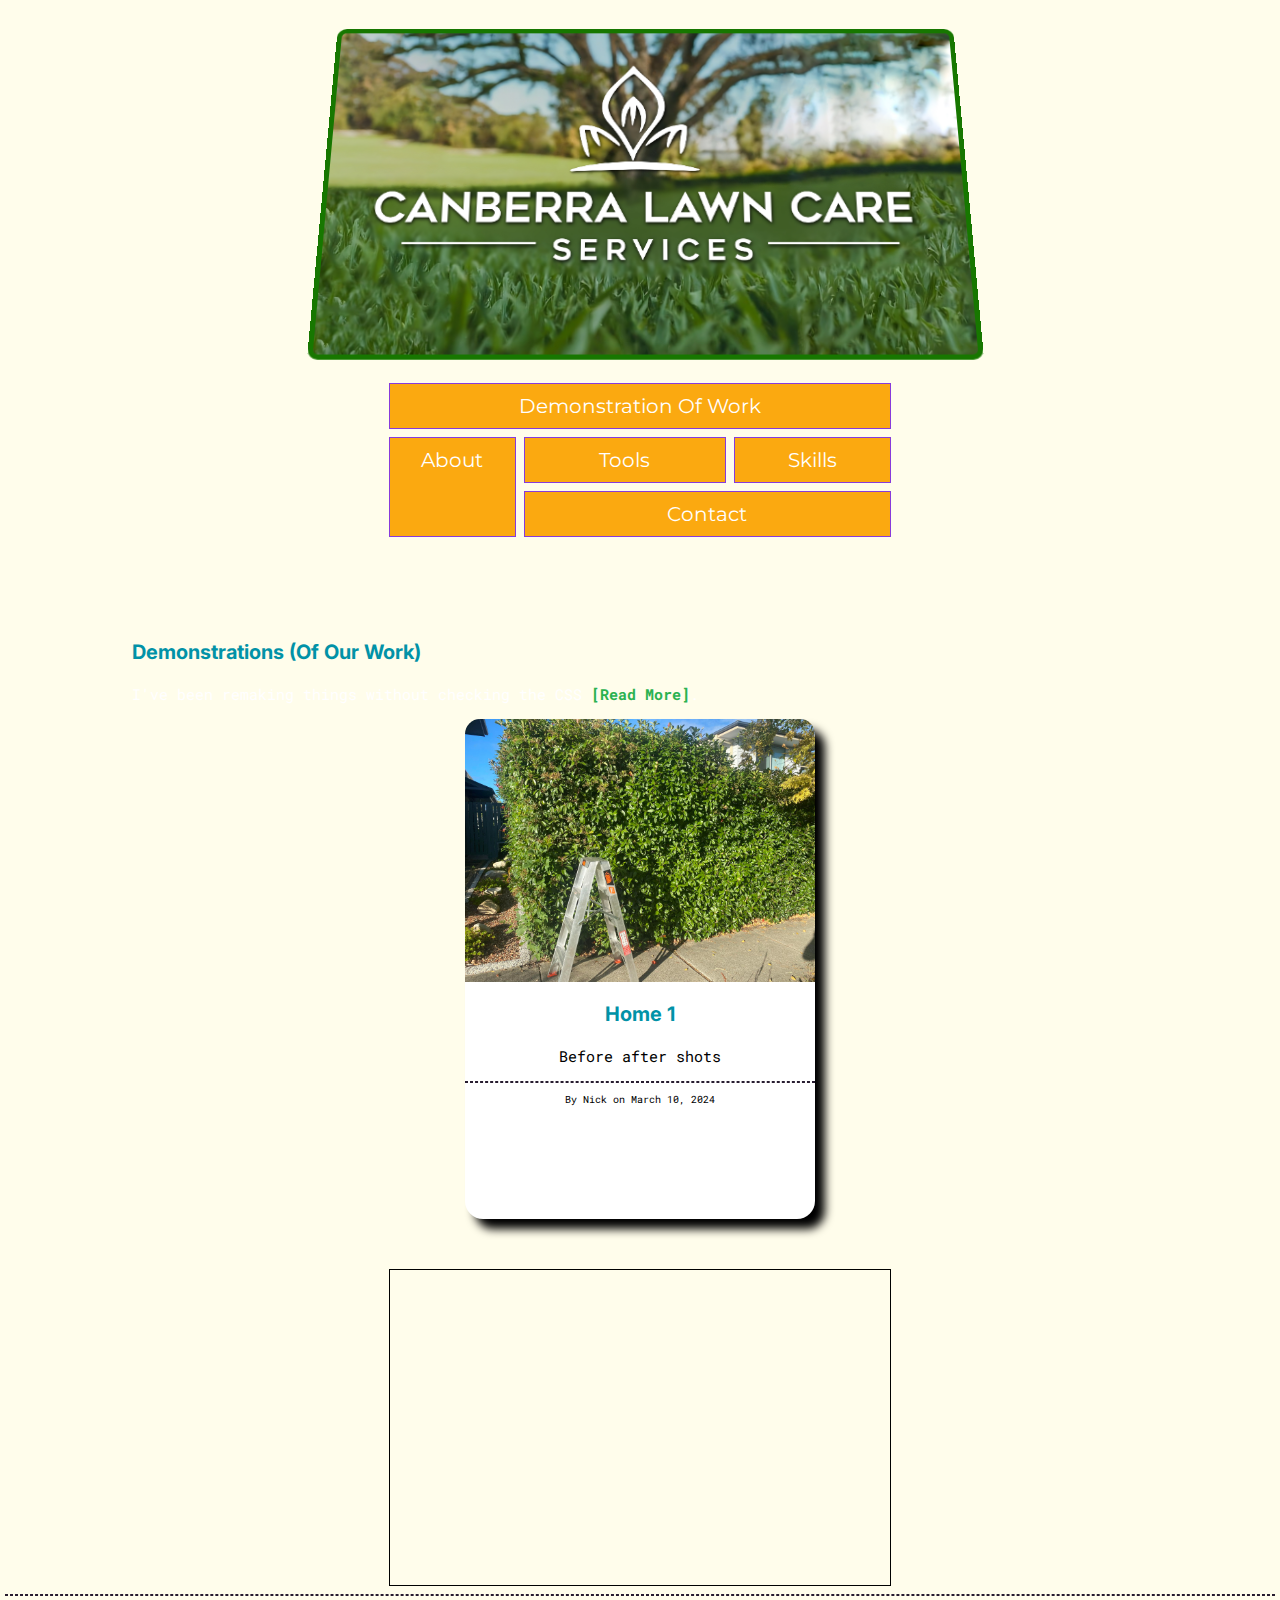
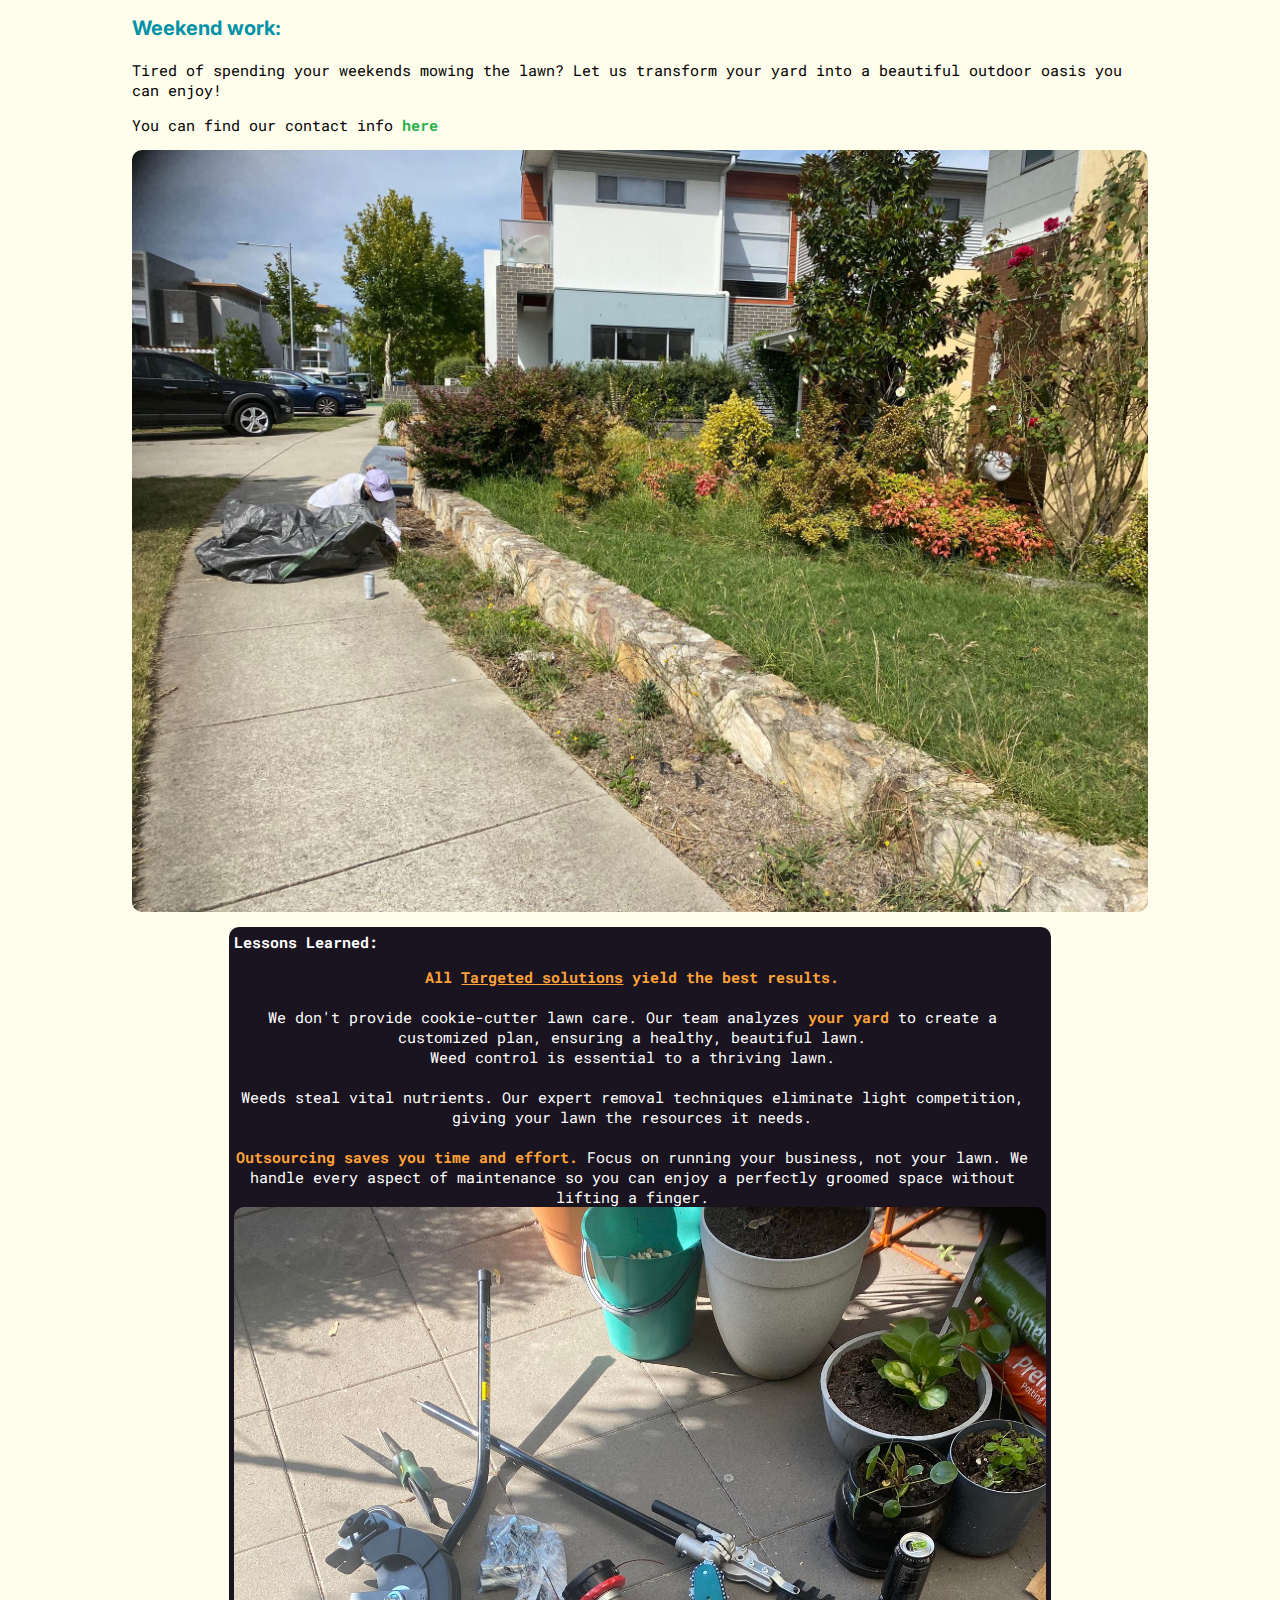
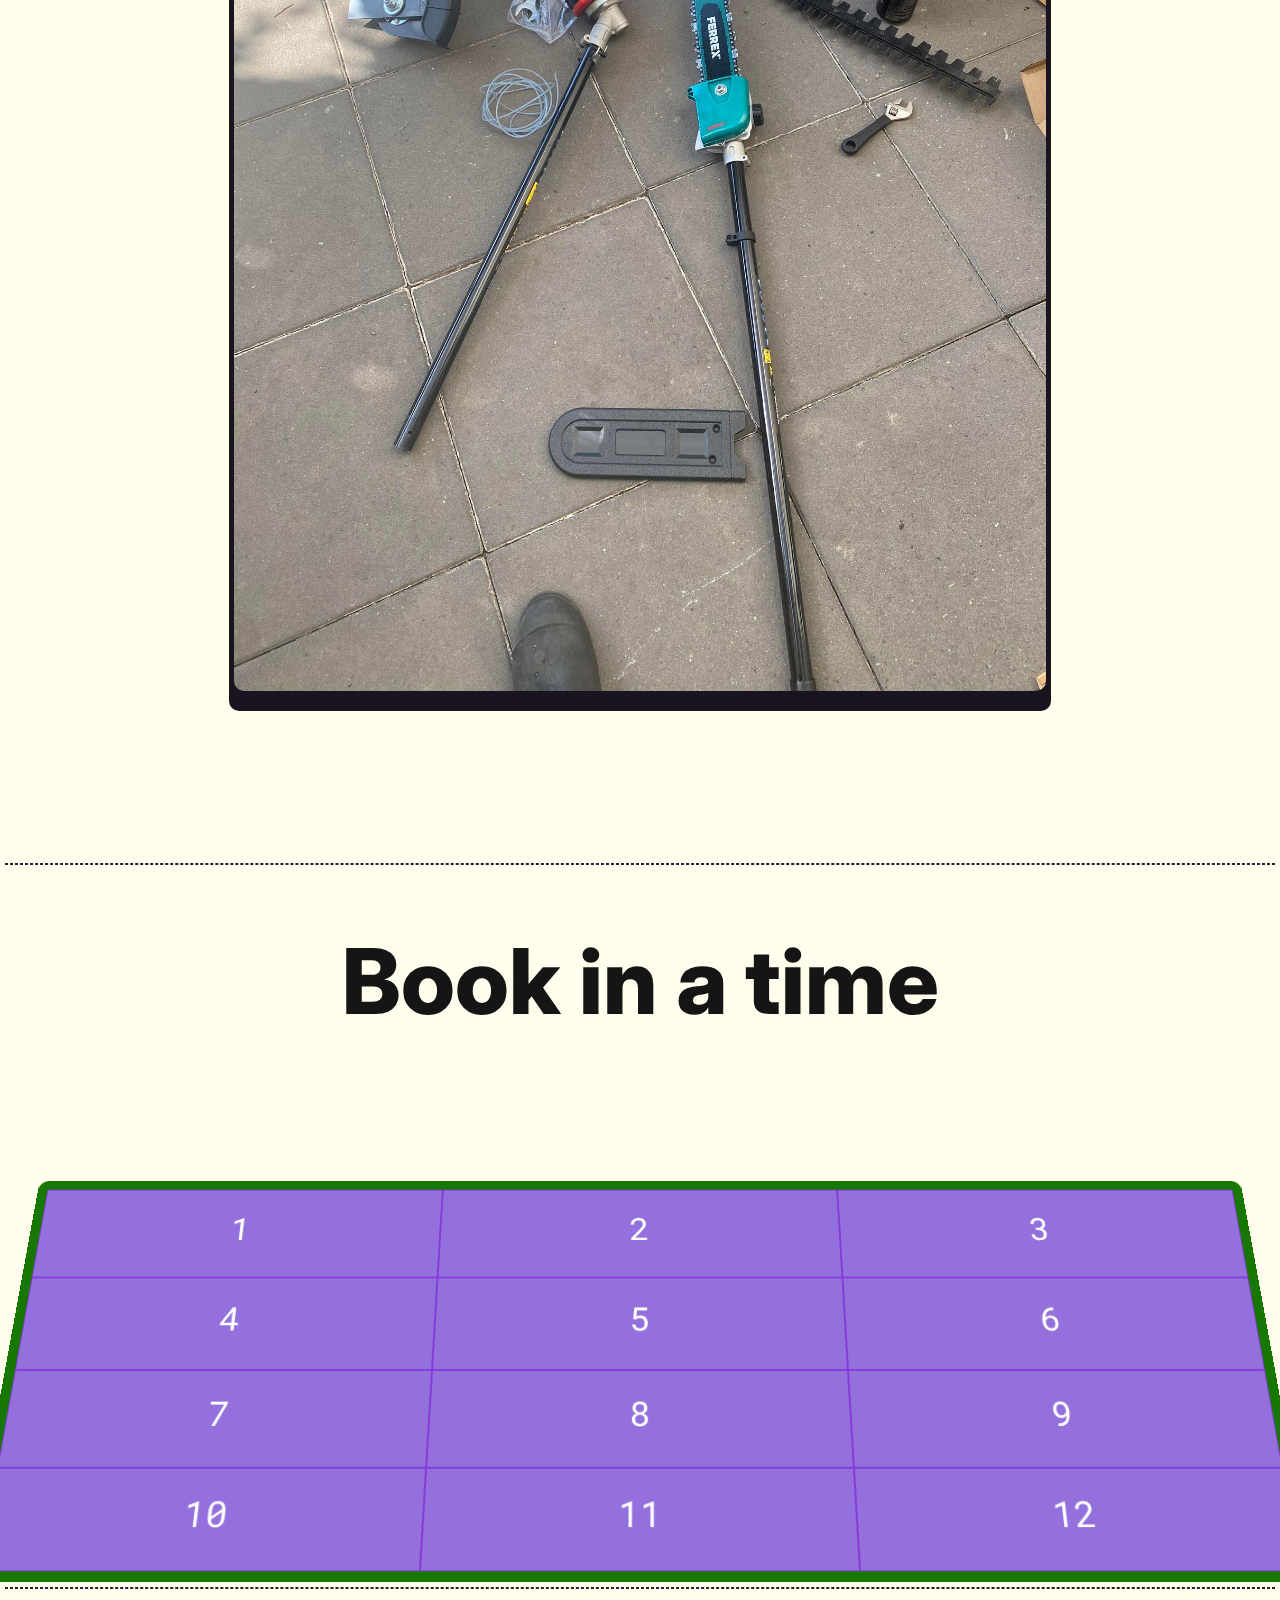
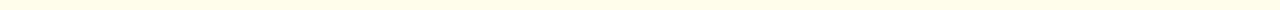
<file: index.html>
<html lang="en">

<head>
  <meta charset="UTF-8">
  <meta name="viewport" content="width=device-width, initial-scale=1.0">
  <meta http-equiv="X-UA-Compatible" content="ie=edge">
  <title>Canberra Lawn Care Services</title>
  <link rel="stylesheet" href="stylesheet/style.css">
</head>


<body>
  <div class="center p">
    <img src="imgs/Logo.jpg"

    <div class="grid-logo">
      <br>

  </div>
  <div class="navBar center">

    <div class="centered">

      <div class="grid-nav">
        <div class="nav-item item1c "><a class="navLink" href="/work.html">Demonstration Of Work</a></div>
        <div class="nav-item item2c "><a class="navLink" href="/work.html">About</a></div>
        <div class="nav-item item3c "><a class="navLink" href="/work.html">Tools</a></div>
        <div class="nav-item item4c "><a class="navLink" href="/work.html">Skills</a></div>
        <div class="nav-item item5c "><a class="navLink" href="/work.html">Contact</a></div>
      </div>
    </div>



</div>

    <div class="pushdown">


      <div class="centered">
        <p>
            <h3>Demonstrations (<span class="pink">Of Our Work</span>)</h3>
            I've been remaking things without checking the CSS <a href="remaking.html">[Read More]</a>.
</p>
        <div class="cardv2">
          <img src="/imgs/g1.jpg" class="cardimg">
          <h3>Home 1</h3>
          <p>Before after shots</p>
          <hr>
          <p class="small"> By Nick on March 10, 2024</div>
          </div>
          









          <div class="video-container">
            <iframe width="560" height="315" src="https://www.youtube.com/embed/C27Z_OeXUrU" title="YouTube video player" frameborder="0" allow="accelerometer; autoplay; clipboard-write; encrypted-media; gyroscope; picture-in-picture" allowfullscreen></iframe>
          </div>
          

      </div>
      
    
      <hr>




      <div class="card">
        <h3>Weekend work:</h3>
    
        <p>Tired of spending your weekends mowing the lawn? Let us transform your yard into a beautiful outdoor oasis you can enjoy! 
    </p>
        <p>  
          You can find our contact info <a href="/contact.html">here</a>
        </p>
    
         <img src="/imgs/2a.jpg">
        </p>
        <div class="lesson">
          <span class="bolden">Lessons Learned:</span>
          <ul>
            <li><span class="orange">All <b><u>Targeted solutions</u></b> yield the best results.</span><br><br>
              We don't provide cookie-cutter lawn care. Our team analyzes <span class="orange">your yard </span>to create a customized plan, ensuring a healthy, beautiful lawn.</li>
    
            </p>
            <li> Weed control is essential to a thriving lawn.</span><br><br> 
              Weeds steal vital nutrients.  Our expert removal techniques eliminate light competition, giving your lawn the resources it needs. 
              <br>
              <br>
            <li><span class="orange">Outsourcing saves you time and effort. </span>Focus on running your business, not your lawn.  We handle every aspect of maintenance so you can enjoy a perfectly groomed space without lifting a finger.</li>
            </ul>
          </p>
          <br>

    
          <img src="/imgs/3a.jpg">
         </p>
    

        </div>
      </div>
    
      <hr>

      
      <h1 class="center-text">Book in a time</h1>


      <div class="grid-container">
        <div class="grid-item">1</div>
        <div class="grid-item">2</div>
        <div class="grid-item">3</div>
        <div class="grid-item">4</div>
        <div class="grid-item">5</div>
        <div class="grid-item">6</div>
        <div class="grid-item">7</div>
        <div class="grid-item">8</div>
        <div class="grid-item">9</div>
        <div class="grid-item">10</div>
        <div class="grid-item">11</div>
        <div class="grid-item">12</div>
      </div>
  </div>



  <hr>





</body>

</html>
</file>
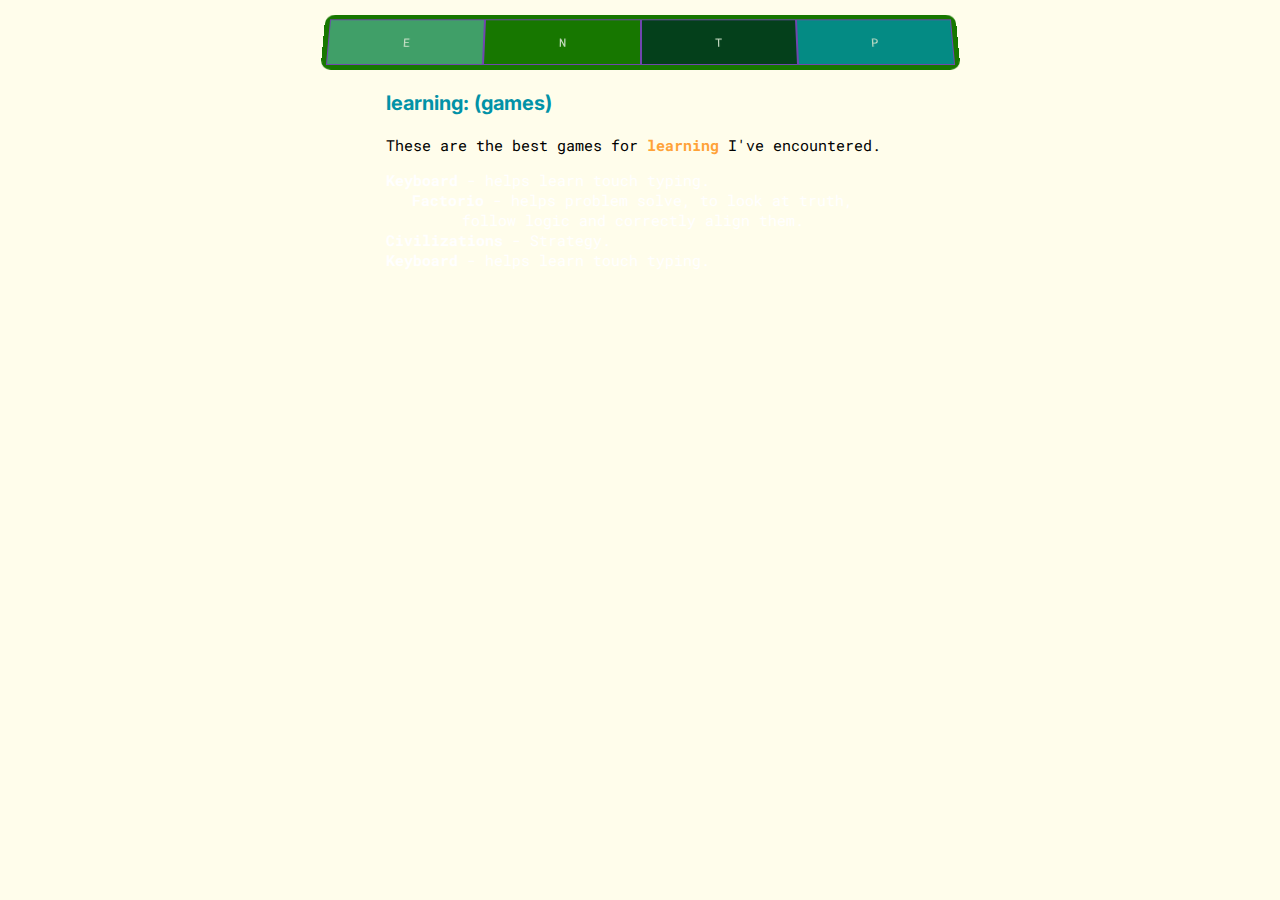
<file: games.html>
<html lang="en">

<head>
  <meta charset="UTF-8">
  <meta name="viewport" content="width=device-width, initial-scale=1.0">
  <meta http-equiv="X-UA-Compatible" content="ie=edge">
  <title>ENTP - Grids</title>
  <link rel="stylesheet" href="stylesheet/style.css">
</head>



<body>
  <div class="center">

    <div class="grid-logo">
      <div class="grid-logo-item item1">
        E
      </div>
      <div class="grid-logo-item item2">
        N
      </div>
      <div class="grid-logo-item item3">
       T
      </div>
      <div class="grid-logo-item item4">
        P

    </div>
  </div>




  <div class="card">
    <h3>learning: (<span class="pink">games</span>)</h3>
    <p>These are the best games for <span class="orange">learning </span> I've encountered. 
    </p>

    <ul>
      <li>
        <b>Keyboard</b> - helps learn touch typing.
      </li>
      
      <li>
        <b>Factorio</b> - helps problem solve, to look at truth, follow logic and correctly align them.
      </li>

      <li>
        <b>Civilizations</b> - Strategy.
      </li>

      <li>
        <b>Keyboard</b> - helps learn touch typing.
      </li>
    </ul>






  </body>


</html>
</file>
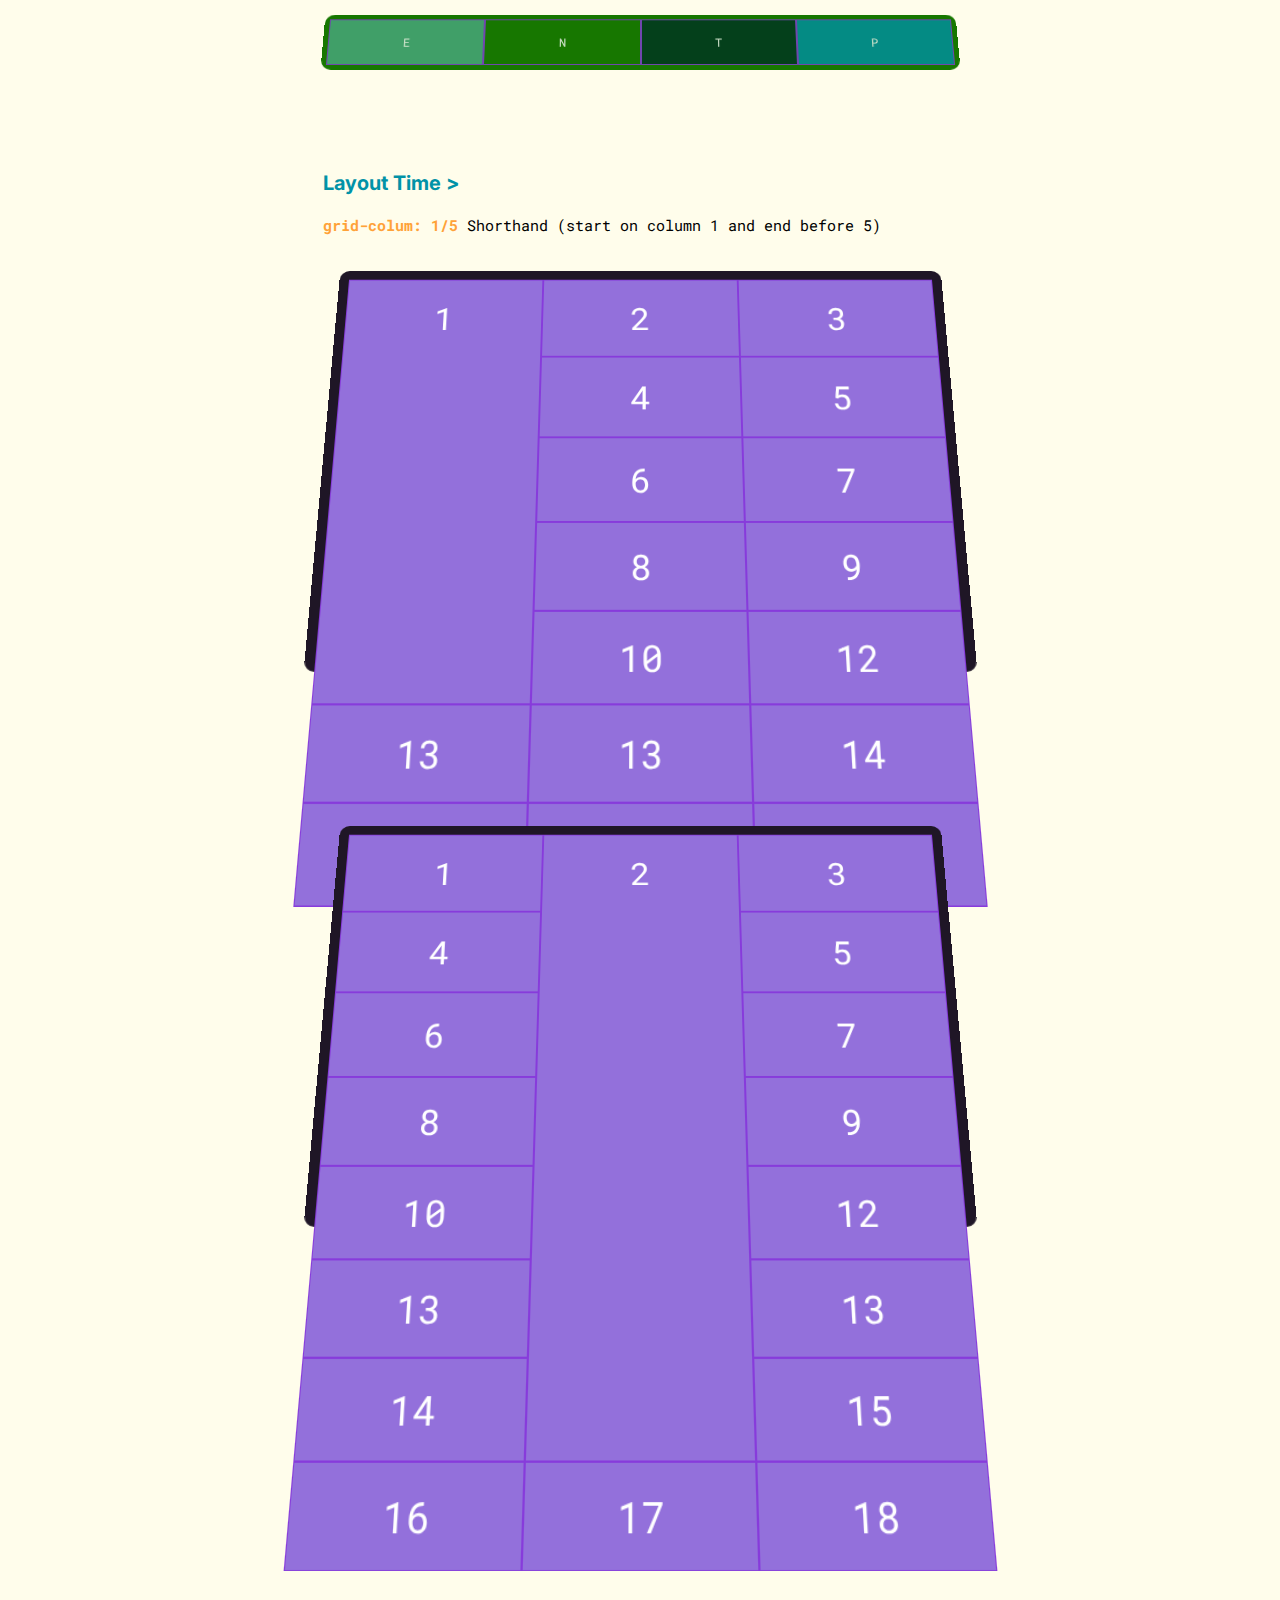
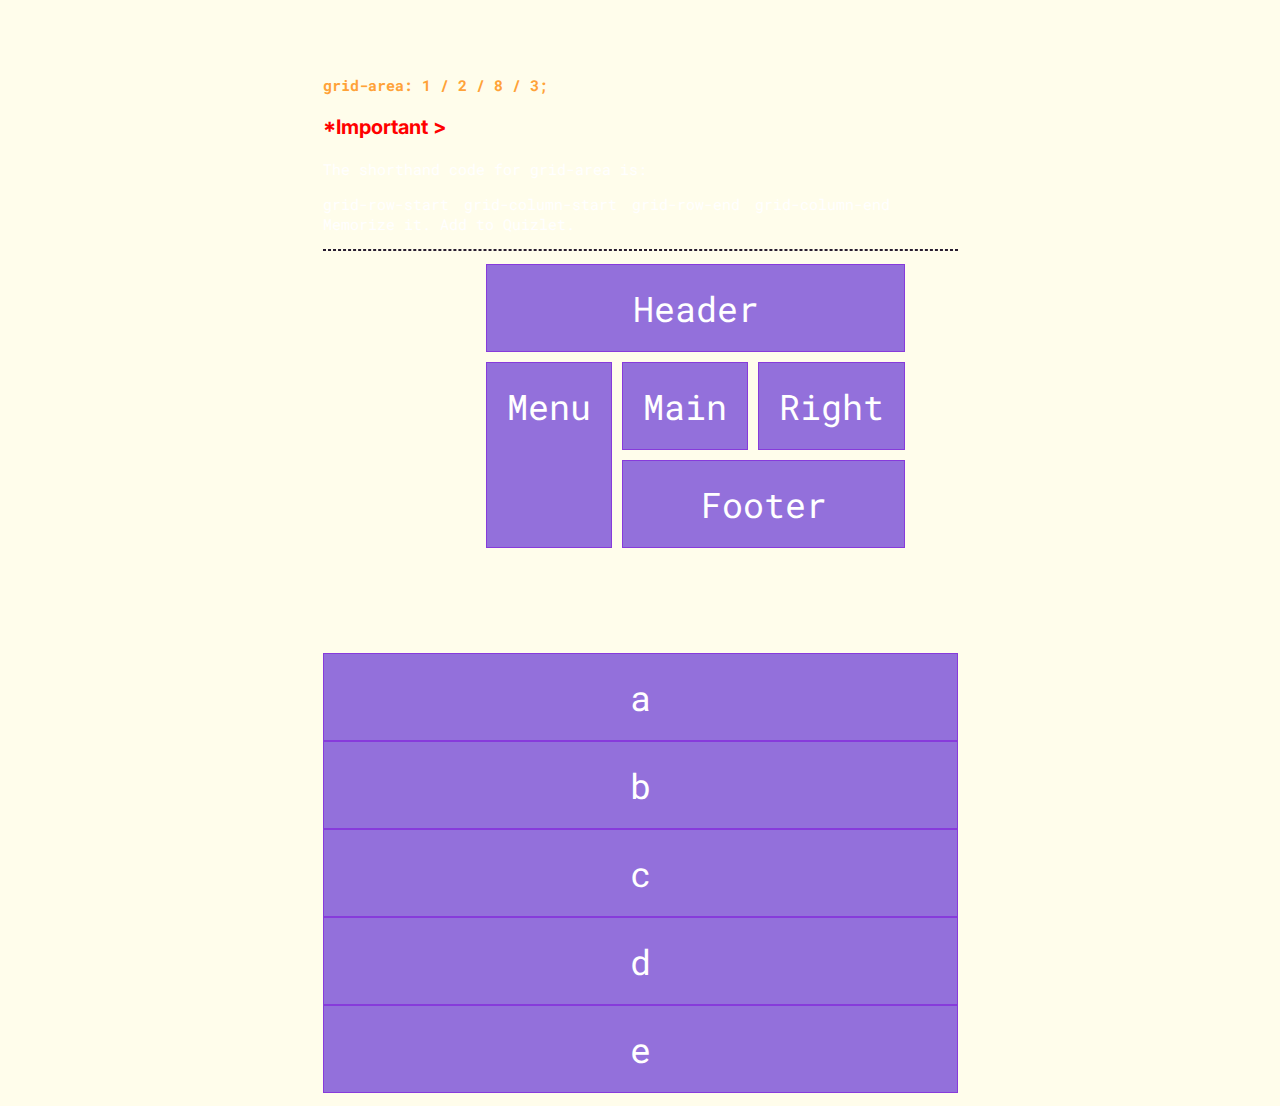
<file: grid-layout.html>
<html lang="en">

<head>
  <meta charset="UTF-8">
  <meta name="viewport" content="width=device-width, initial-scale=1.0">
  <meta http-equiv="X-UA-Compatible" content="ie=edge">
  <title>ENTP - Grids</title>
  <link rel="stylesheet" href="stylesheet/style.css">
</head>



<body>
  <div class="center">

    <div class="grid-logo">
      <div class="grid-logo-item item1">
        E
      </div>
      <div class="grid-logo-item item2">
        N
      </div>
      <div class="grid-logo-item item3">
       T
      </div>
      <div class="grid-logo-item item4">
        P

    </div>
  </div>




<div class="pushdown">
<h3>Layout Time ></h3>
<p><span class="orange">grid-colum: 1/5</span>
  Shorthand (start on column 1 and end before 5)
  </p>
</div>

  <div class="grid-container newcontainer3">
    <div class="grid-item item1b">1</div>
    <div class="grid-item item2">2</div>
    <div class="grid-item item3a">3</div>
    <div class="grid-item item4a">4</div>
    <div class="grid-item item5a">5</div>
    <div class="grid-item item6a">6</div>
    <div class="grid-item item7a">7</div>
    <div class="grid-item item8a">8</div>
    <div class="grid-item item8a">9</div>
    <div class="grid-item item8">10</div>
    <div class="grid-item item8">12</div>
    <div class="grid-item item8">13</div>
    <div class="grid-item item8">13</div>
    <div class="grid-item item8">14</div>
    <div class="grid-item item8">15</div>
    <div class="grid-item item8">16</div>
    <div class="grid-item item8">17</div>
  </div>


  <p><span class="orange">grid-row: 1/6</span>
    Shorthand (start on row 1 and end before 6)
    </p>

    <div class="grid-container newcontainer3 pushdown">
      <div class="grid-item item">1</div>
      <div class="grid-item item2a">2</div>
      <div class="grid-item item3a">3</div>
      <div class="grid-item item4a">4</div>
      <div class="grid-item item5a">5</div>
      <div class="grid-item item6a">6</div>
      <div class="grid-item item7a">7</div>
      <div class="grid-item item8a">8</div>
      <div class="grid-item item8a">9</div>
      <div class="grid-item item8">10</div>
      <div class="grid-item item8">12</div>
      <div class="grid-item item8">13</div>
      <div class="grid-item item8">13</div>
      <div class="grid-item item8">14</div>
      <div class="grid-item item8">15</div>
      <div class="grid-item item8">16</div>
      <div class="grid-item item8">17</div>
      <div class="grid-item item8">18</div>
    </div>
  
<div class="pushdown two">
  <p><span class="orange">grid-area: 1 / 2 / 8 / 3;</span>
  <h3 class="red">*Important ></h3>
    
    
    The shorthand code for grid-area is:
    <ul>
      <li>grid-row-start</li>
      <li>grid-column-start</li>
      <li>grid-row-end</li>
      <li>grid-column-end</li>
    </ul>
    Memorize it. Add to Quizlet.

    </p>
</div>

<hr>
<div class="center">

<div class="grid-container4">
  <div class="grid-item item1c">Header</div>
  <div class="grid-item item2c">Menu</div>
  <div class="grid-item item3c">Main</div>
  <div class="grid-item item4c">Right</div>
  <div class="grid-item item5c">Footer</div>
</div>
</div>


<div class="pushdown">
    <div class="grid-item item1d">a</div>
    <div class="grid-item item2d">b</div>
    <div class="grid-item item3d">c</div>
    <div class="grid-item item4d">d</div>
    <div class="grid-item item5d">e</div>


</div>  
</body>


</html>
</file>
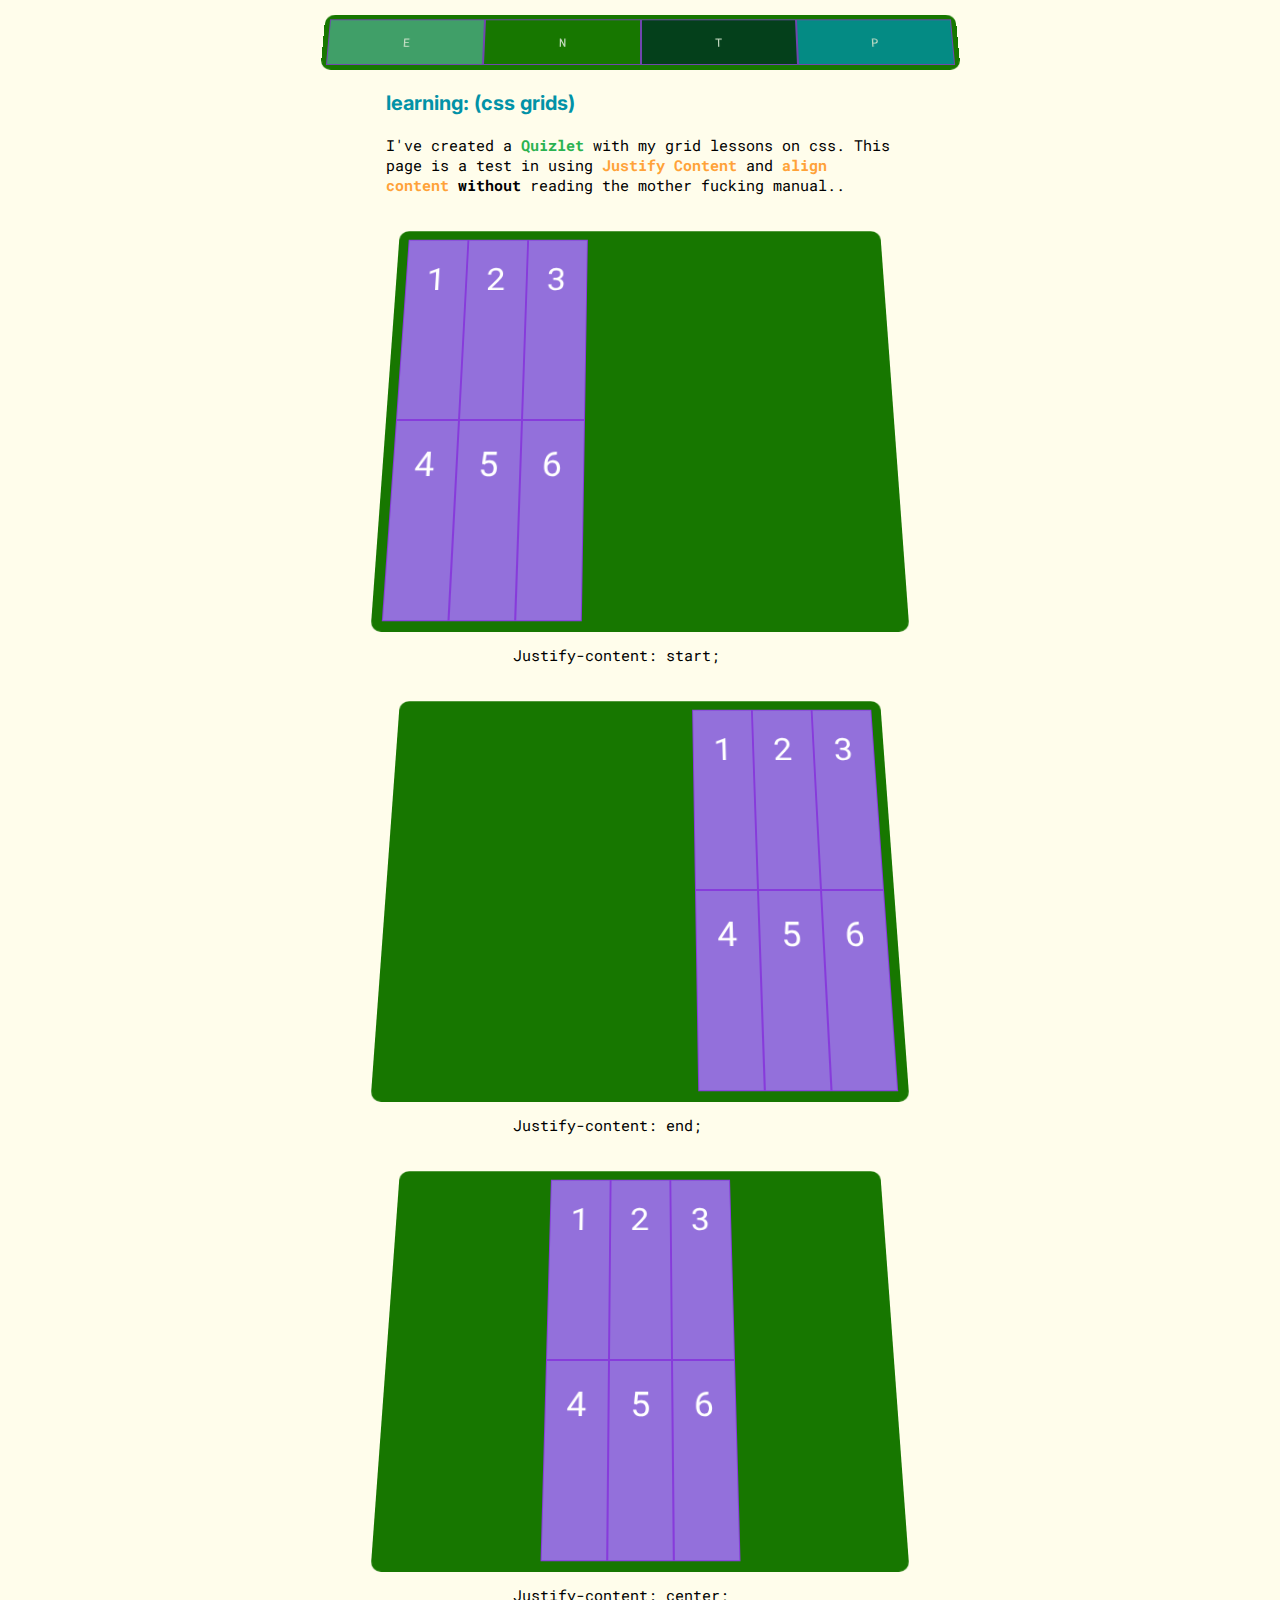
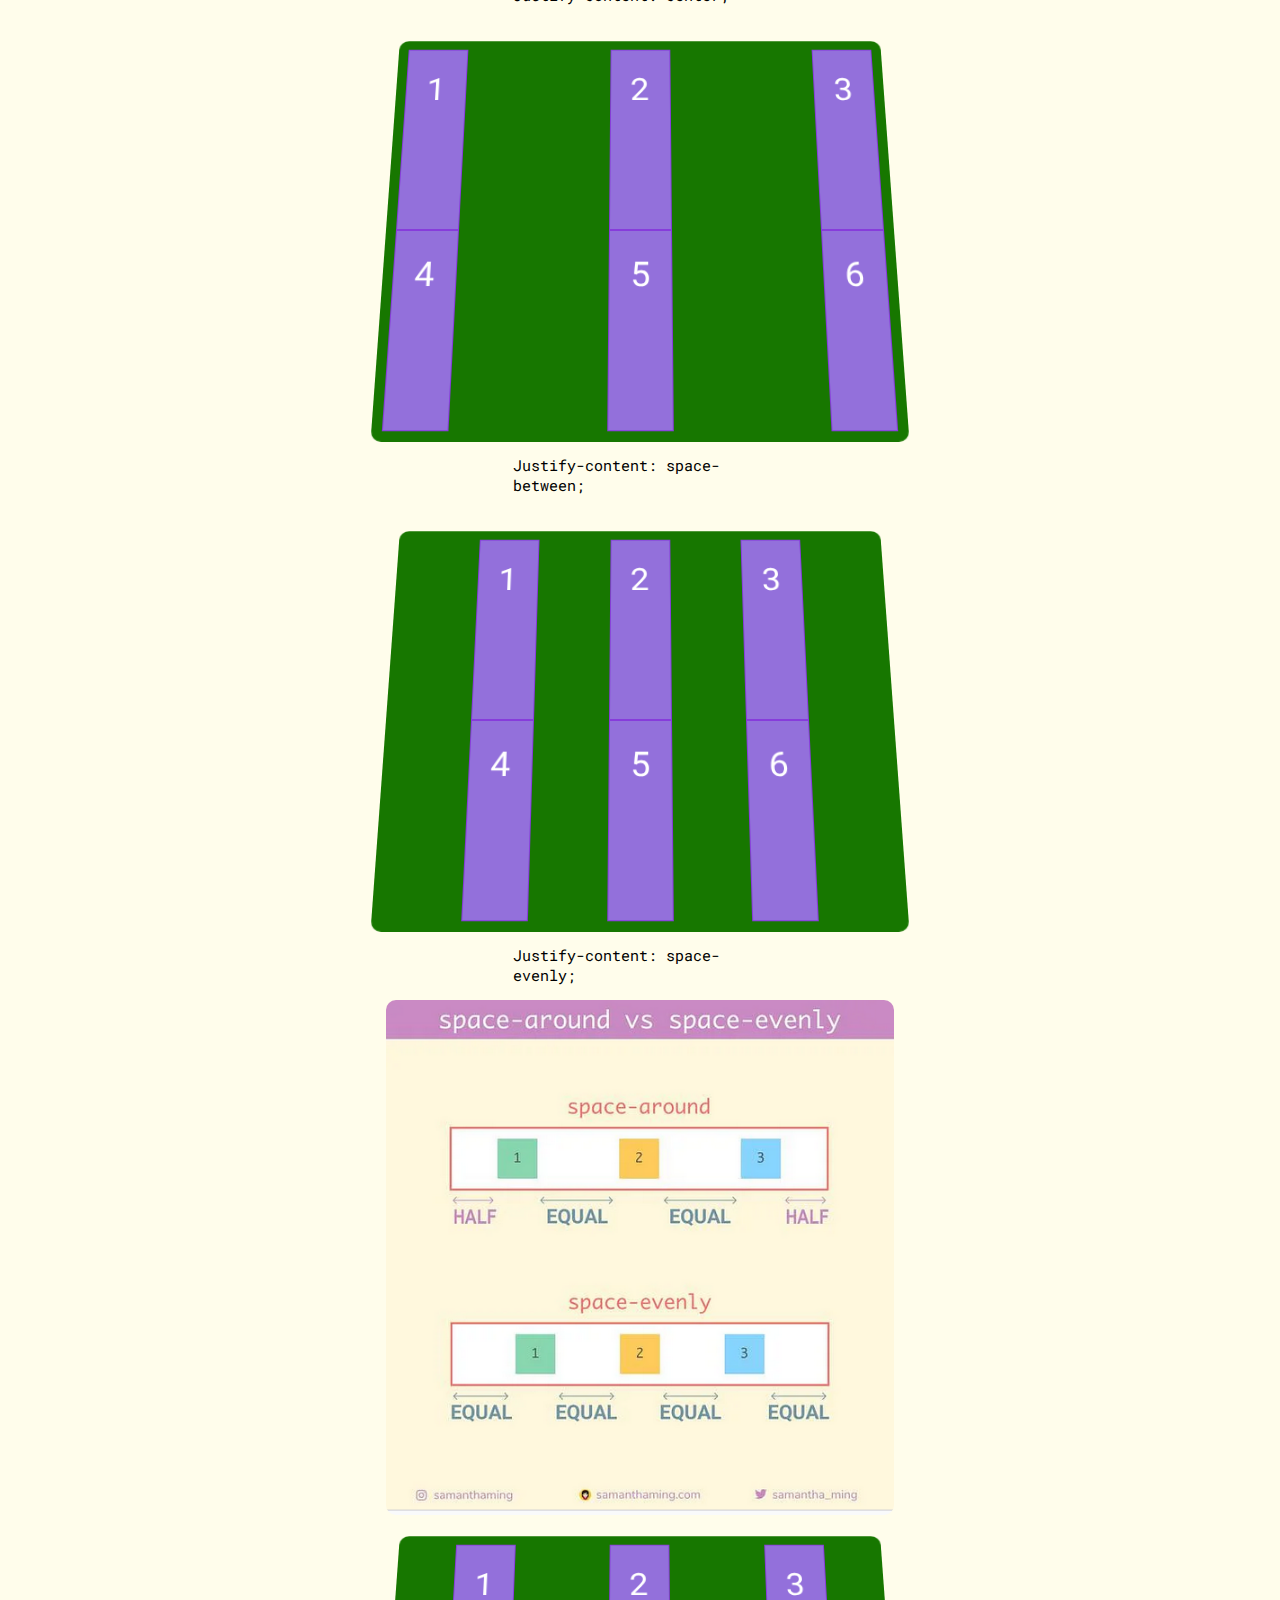
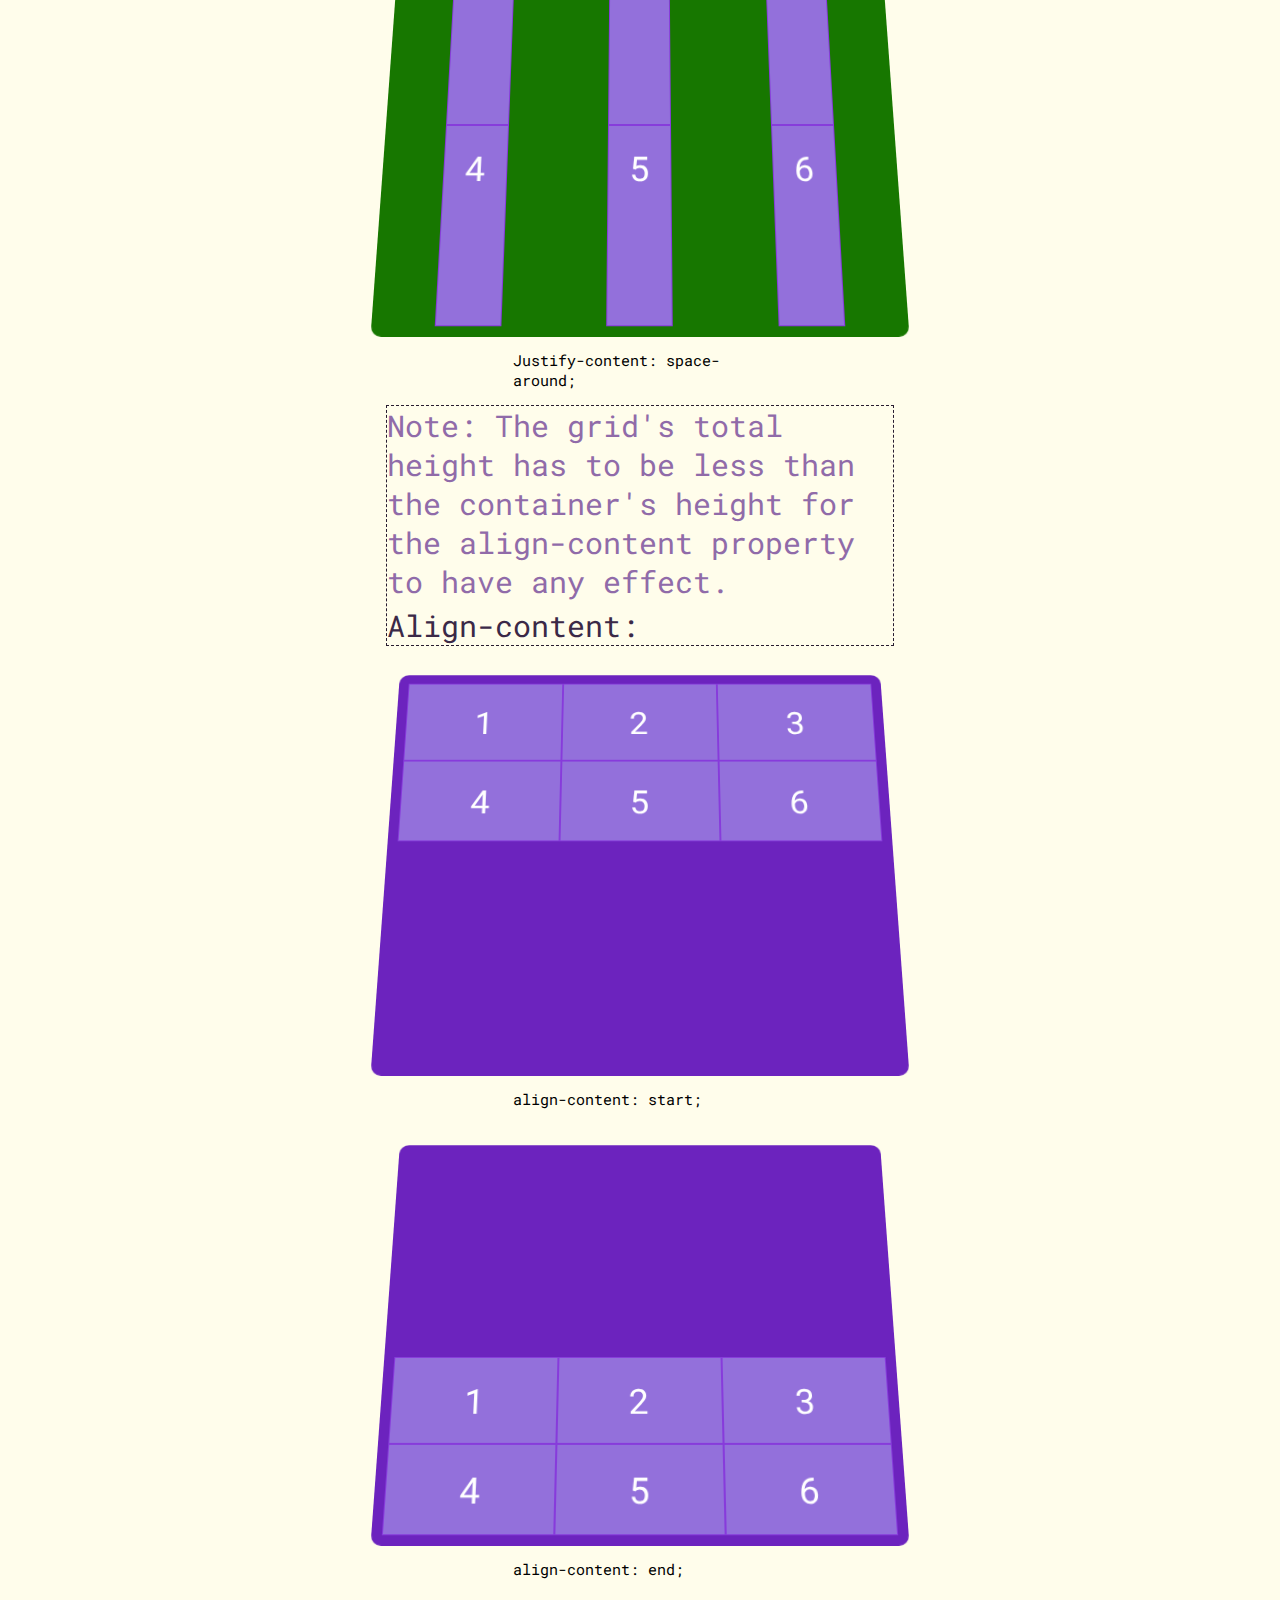
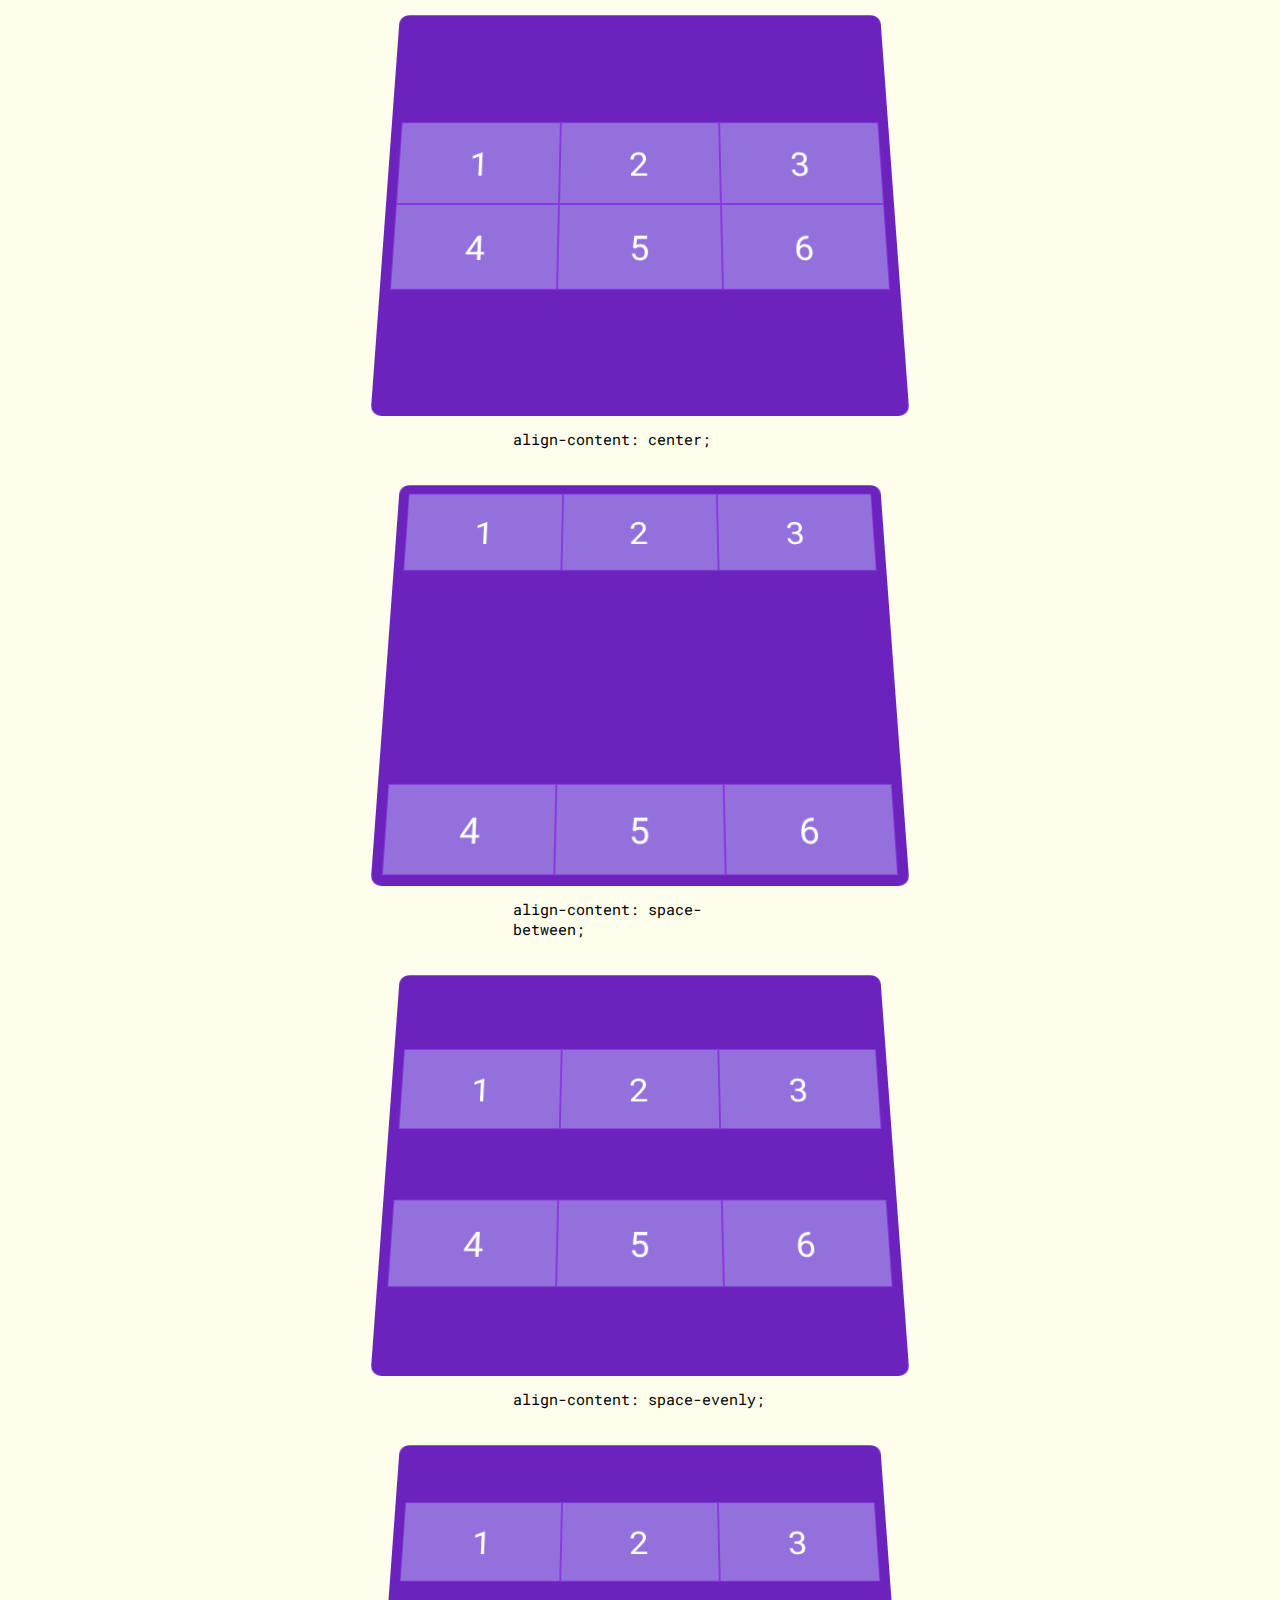
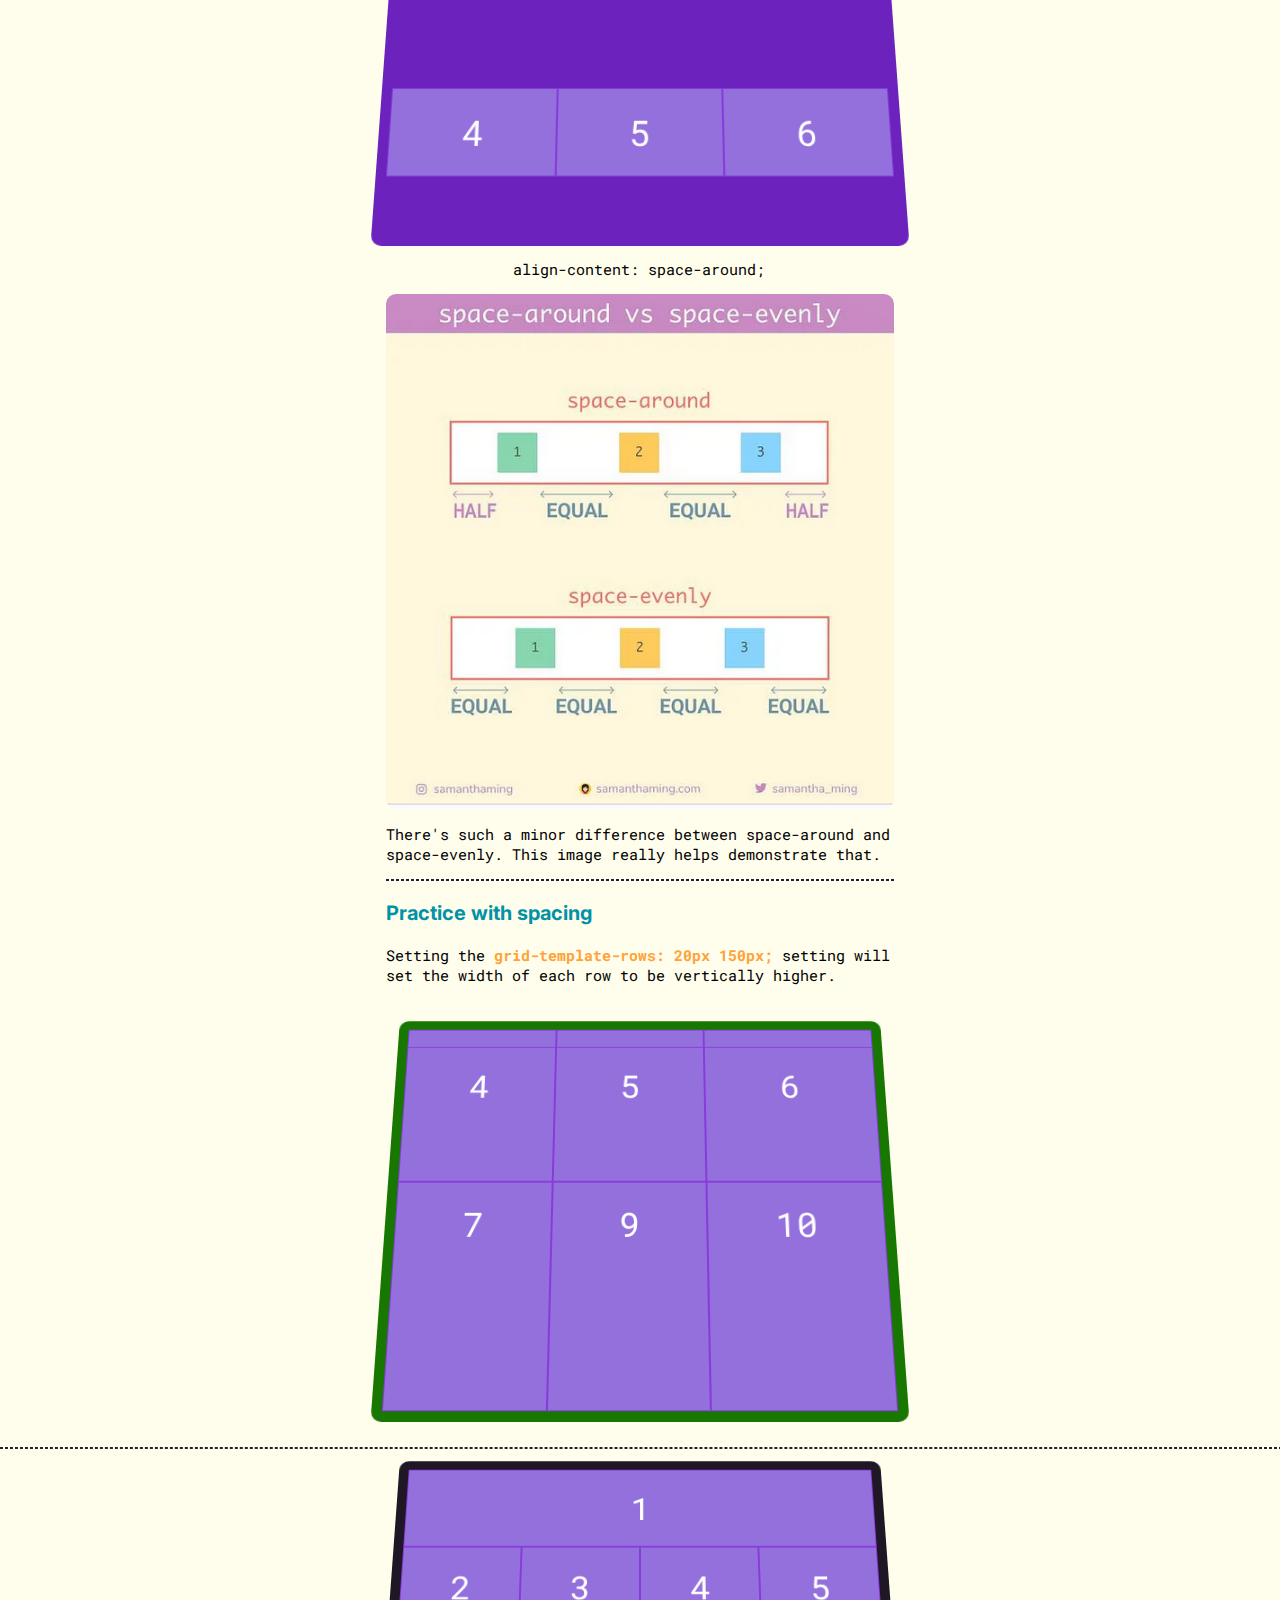
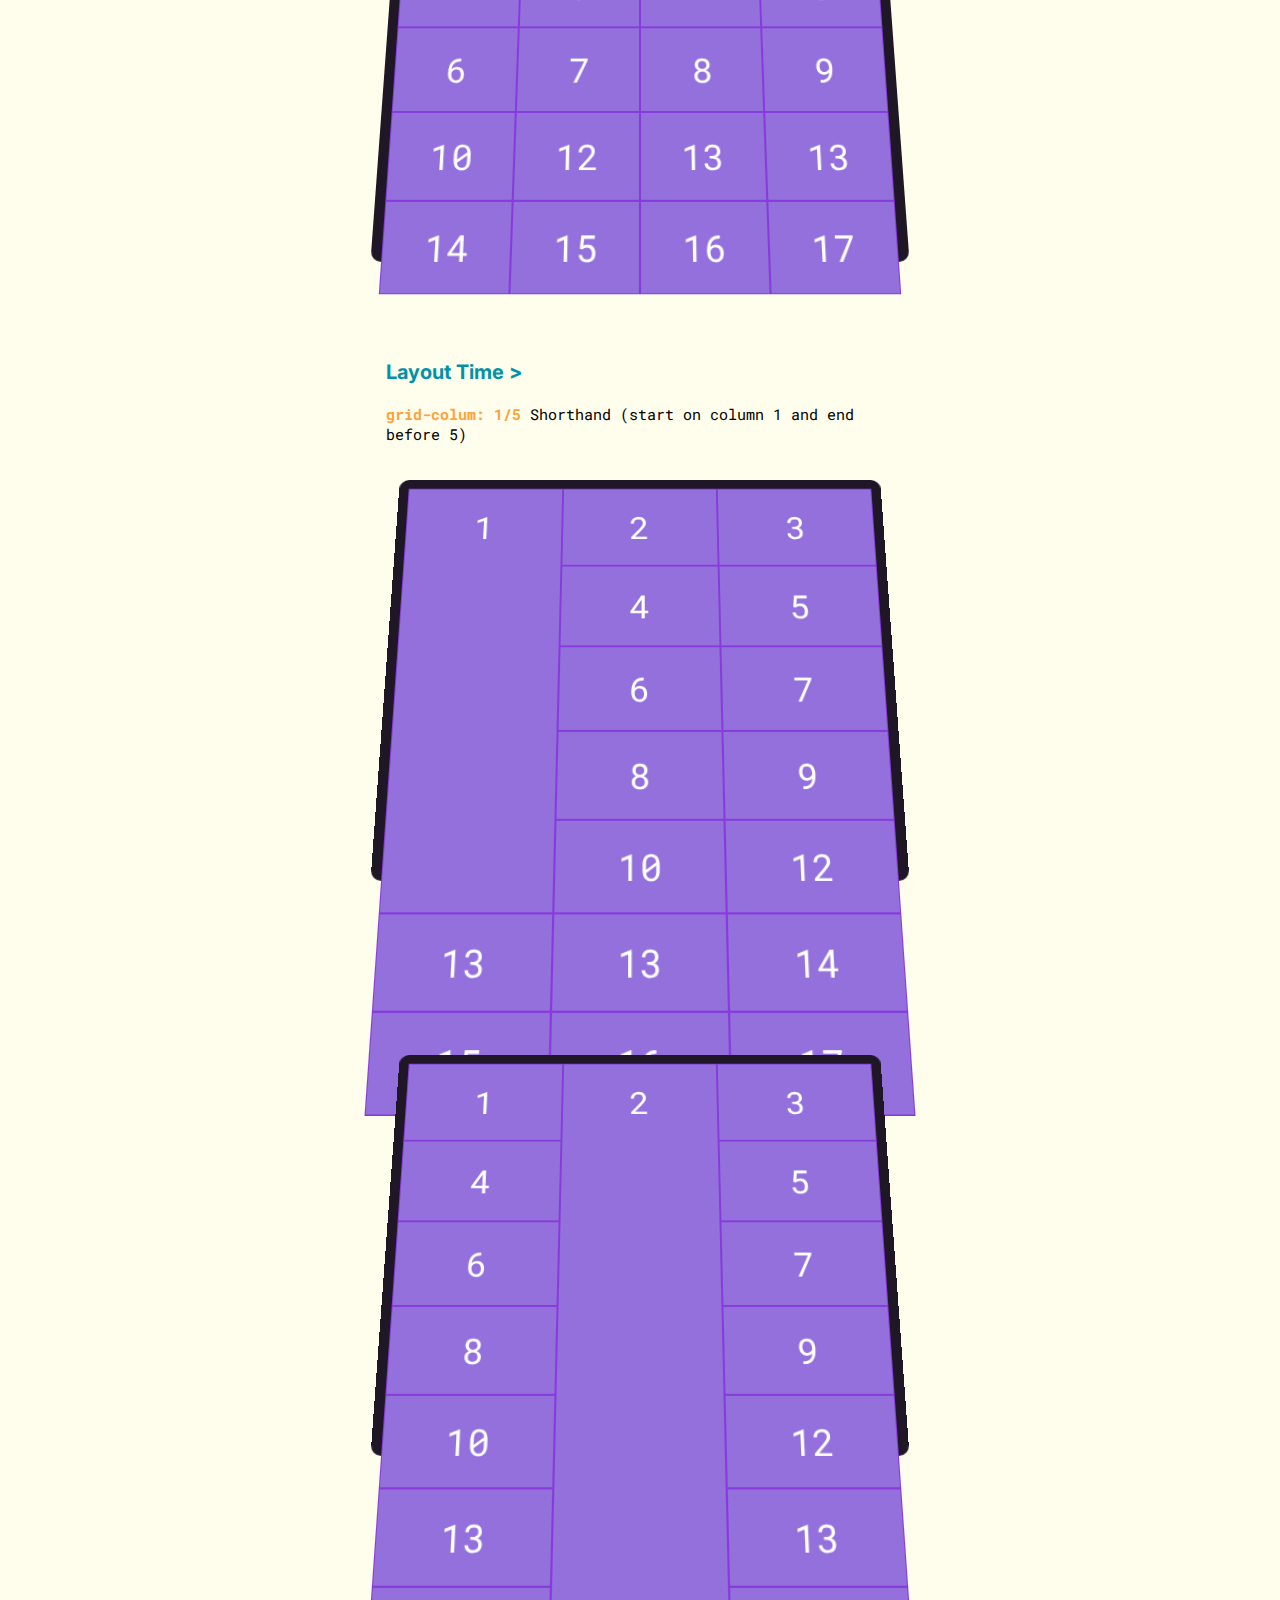
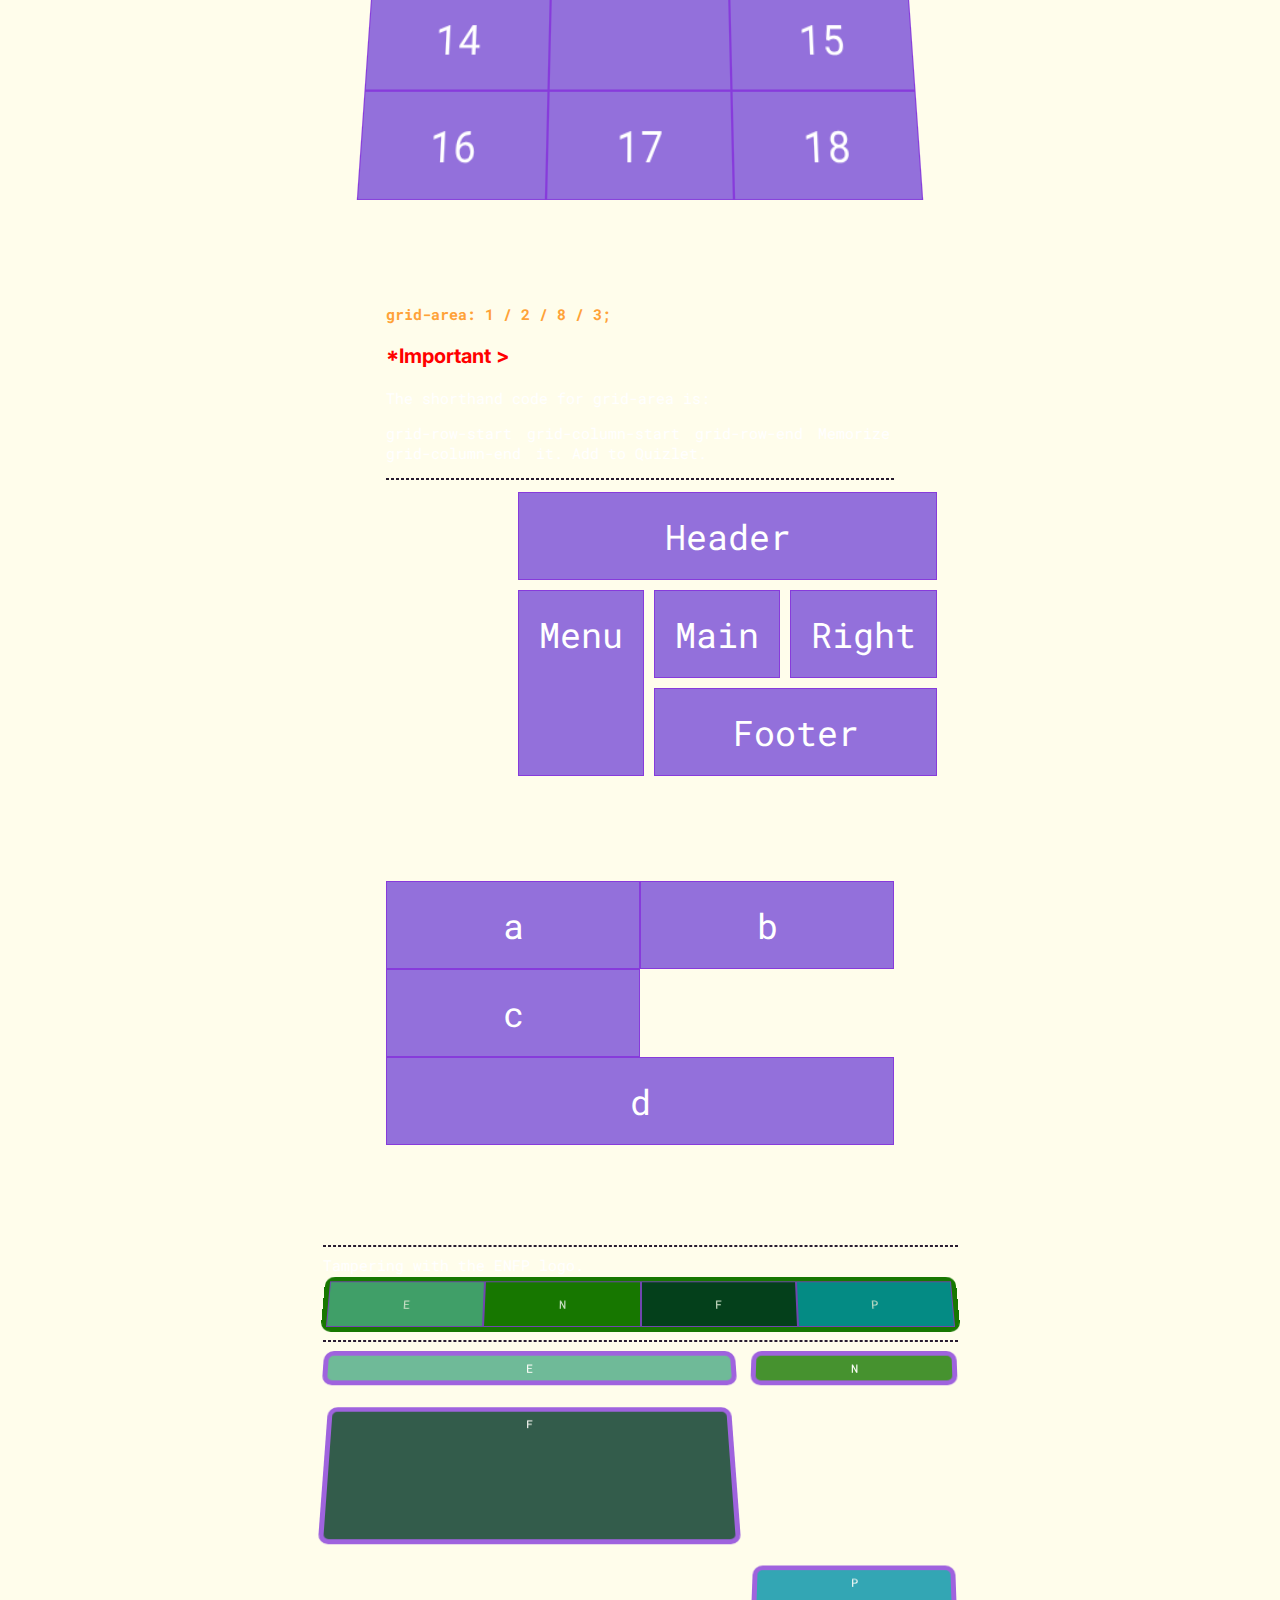
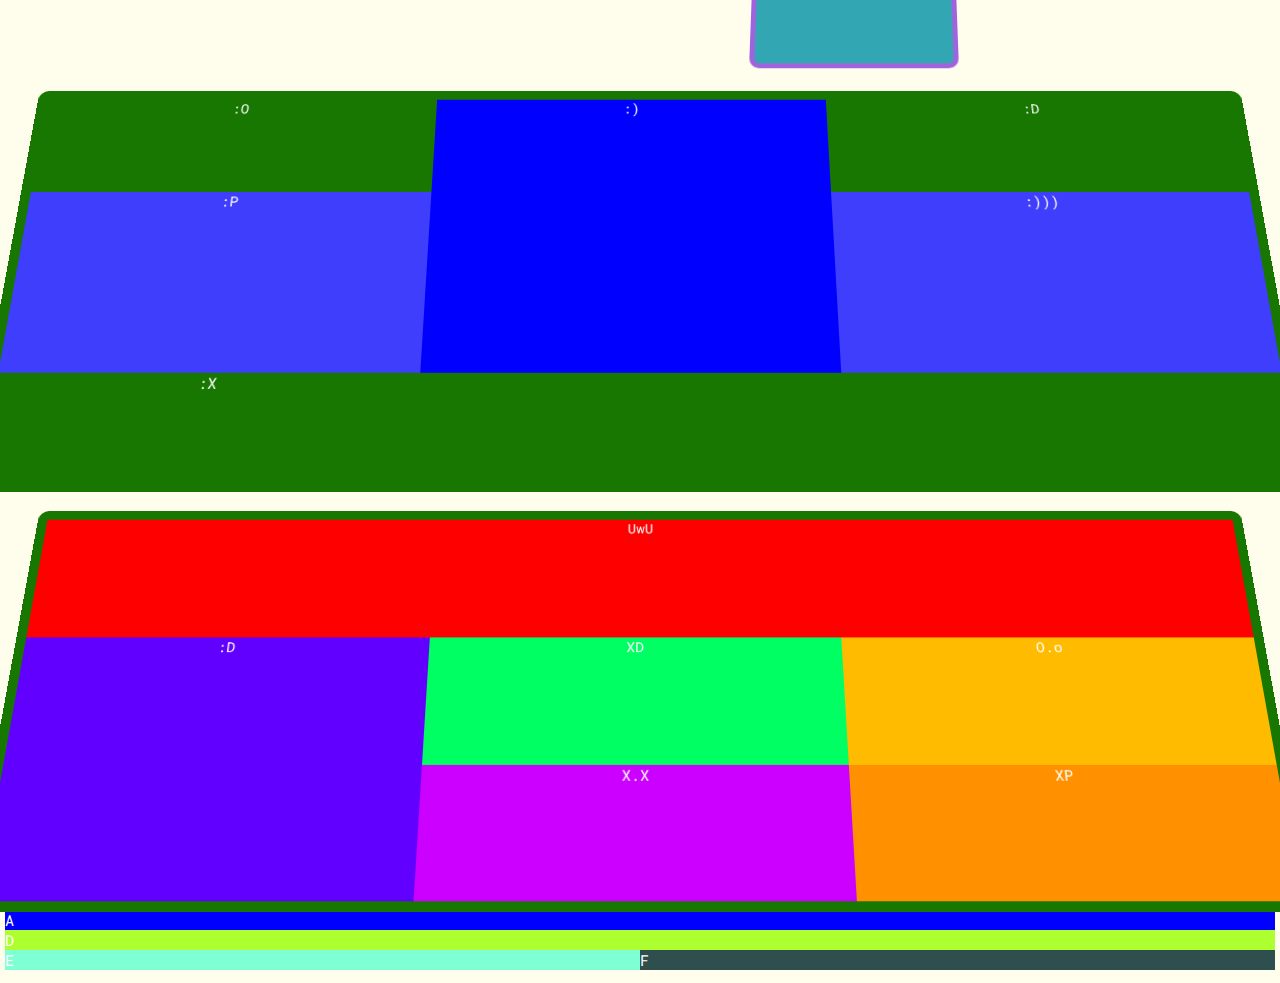
<file: grids.html>
<html lang="en">

<head>
  <meta charset="UTF-8">
  <meta name="viewport" content="width=device-width, initial-scale=1.0">
  <meta http-equiv="X-UA-Compatible" content="ie=edge">
  <title>ENTP - Grids</title>
  <link rel="stylesheet" href="stylesheet/style.css">
</head>



<body>
  <div class="center">

    <div class="grid-logo">
      <div class="grid-logo-item item1">
        E
      </div>
      <div class="grid-logo-item item2">
        N
      </div>
      <div class="grid-logo-item item3">
       T
      </div>
      <div class="grid-logo-item item4">
        P

    </div>
  </div>




  <div class="card">
    <h3>learning: (<span class="pink">css grids</span>)</h3>
    <p>I've created a <a href="https://quizlet.com/join/kMPdDCgZd">Quizlet</a> with my grid lessons on css.
      This page is a test in using <span class="orange">Justify Content</span> and <span class="orange">align content</span><b> without</b> reading the mother fucking manual..
    </p>



        <div class="grid-container justify-content1">
          <div class="grid-item item1">1</div>
          <div class="grid-item item2">2</div>
          <div class="grid-item item3">3</div>
          <div class="grid-item item4">4</div>
          <div class="grid-item item5">5</div>
          <div class="grid-item item6">6</div>
    </div>
    <div class="center">
      <p>
        Justify-content: start;
          </p>
        </div>

        <div class="grid-container justify-content2">
          <div class="grid-item item1">1</div>
          <div class="grid-item item2">2</div>
          <div class="grid-item item3">3</div>
          <div class="grid-item item4">4</div>
          <div class="grid-item item5">5</div>
          <div class="grid-item item6">6</div>
    </div>
    <div class="center">
      <p>
        Justify-content: end;
          </p>
        </div>

        <div class="grid-container justify-content3">
          <div class="grid-item item1">1</div>
          <div class="grid-item item2">2</div>
          <div class="grid-item item3">3</div>
          <div class="grid-item item4">4</div>
          <div class="grid-item item5">5</div>
          <div class="grid-item item6">6</div>
    </div>
    <div class="center">
      <p>
        Justify-content: center;
          </p>
        </div>

        <div class="grid-container justify-content4">
          <div class="grid-item item1">1</div>
          <div class="grid-item item2">2</div>
          <div class="grid-item item3">3</div>
          <div class="grid-item item4">4</div>
          <div class="grid-item item5">5</div>
          <div class="grid-item item6">6</div>
    </div>
    <div class="center">
      <p>
        Justify-content: space-between;
          </p>
        </div>

        <div class="grid-container justify-content5">
          <div class="grid-item item1">1</div>
          <div class="grid-item item2">2</div>
          <div class="grid-item item3">3</div>
          <div class="grid-item item4">4</div>
          <div class="grid-item item5">5</div>
          <div class="grid-item item6">6</div>
    </div>
    <div class="center">
      <p>
        Justify-content: space-evenly;
          </p>
        </div>

        <img src="imgs/spaceAroundVs.png">
<br>
        <div class="grid-container justify-content6">
          <div class="grid-item item1">1</div>
          <div class="grid-item item2">2</div>
          <div class="grid-item item3">3</div>
          <div class="grid-item item4">4</div>
          <div class="grid-item item5">5</div>
          <div class="grid-item item6">6</div>
    </div>
    <div class="center">
      <p>
        Justify-content: space-around;
          </p>
        </div>

<hr class="align">


    <div class="grid-container2 align-content1">
      <div class="grid-item item1">1</div>
      <div class="grid-item item2">2</div>
      <div class="grid-item item3">3</div>
      <div class="grid-item item4">4</div>
      <div class="grid-item item5">5</div>
      <div class="grid-item item6">6</div>
</div>
<div class="center">
  <p>
    align-content: start;
      </p>
    </div>

    <div class="grid-container2 align-content2">
      <div class="grid-item item1">1</div>
      <div class="grid-item item2">2</div>
      <div class="grid-item item3">3</div>
      <div class="grid-item item4">4</div>
      <div class="grid-item item5">5</div>
      <div class="grid-item item6">6</div>
</div>
<div class="center">
  <p>
    align-content: end;
      </p>
    </div>

    <div class="grid-container2 align-content3">
      <div class="grid-item item1">1</div>
      <div class="grid-item item2">2</div>
      <div class="grid-item item3">3</div>
      <div class="grid-item item4">4</div>
      <div class="grid-item item5">5</div>
      <div class="grid-item item6">6</div>
</div>
<div class="center">
  <p>
    align-content: center;
      </p>
    </div>

    <div class="grid-container2 align-content4">
      <div class="grid-item item1">1</div>
      <div class="grid-item item2">2</div>
      <div class="grid-item item3">3</div>
      <div class="grid-item item4">4</div>
      <div class="grid-item item5">5</div>
      <div class="grid-item item6">6</div>
</div>
<div class="center">
  <p>
    align-content: space-between;
      </p>
    </div>

    <div class="grid-container2 align-content5">
      <div class="grid-item item1">1</div>
      <div class="grid-item item2">2</div>
      <div class="grid-item item3">3</div>
      <div class="grid-item item4">4</div>
      <div class="grid-item item5">5</div>
      <div class="grid-item item6">6</div>
</div>
<div class="center">
  <p>
    align-content: space-evenly;
      </p>
    </div>

    <div class="grid-container2 align-content6">
      <div class="grid-item item1">1</div>
      <div class="grid-item item2">2</div>
      <div class="grid-item item3">3</div>
      <div class="grid-item item4">4</div>
      <div class="grid-item item5">5</div>
      <div class="grid-item item6">6</div>
</div>
<div class="center">
  <p>
    align-content: space-around;
      </p>
    </div>

    <img src="imgs/spaceAroundVs.png">

    <br>
<p>There's such a minor difference between space-around and space-evenly. This image really helps demonstrate that.</p>

<hr>
<h3>Practice with spacing</h3>
<p>Setting the <span class="orange">grid-template-rows: 20px 150px;</span>
setting will set the width of each row to be vertically higher.</p>

<div class="grid-container newcontainer">
  <div class="grid-item item1">1</div>
  <div class="grid-item item2">2</div>
  <div class="grid-item item3">3</div>
  <div class="grid-item item4">4</div>
  <div class="grid-item item5">5</div>
  <div class="grid-item item6">6</div>
  <div class="grid-item item7">7</div>
  <div class="grid-item item9">9</div>
  <div class="grid-item item10">10</div>
</div>
<br>
<hr class="fullWidth">


<div class="grid-container newcontainer3">
  <div class="grid-item item1a">1</div>
  <div class="grid-item item2">2</div>
  <div class="grid-item item3a">3</div>
  <div class="grid-item item4a">4</div>
  <div class="grid-item item5a">5</div>
  <div class="grid-item item6a">6</div>
  <div class="grid-item item7a">7</div>
  <div class="grid-item item8a">8</div>
  <div class="grid-item item8a">9</div>
  <div class="grid-item item8">10</div>
  <div class="grid-item item8">12</div>
  <div class="grid-item item8">13</div>
  <div class="grid-item item8">13</div>
  <div class="grid-item item8">14</div>
  <div class="grid-item item8">15</div>
  <div class="grid-item item8">16</div>
  <div class="grid-item item8">17</div>
</div>
<div class="pushdown">
<h3>Layout Time ></h3>
<p><span class="orange">grid-colum: 1/5</span>
  Shorthand (start on column 1 and end before 5)
  </p>
</div>

  <div class="grid-container newcontainer3">
    <div class="grid-item item1b">1</div>
    <div class="grid-item item2">2</div>
    <div class="grid-item item3a">3</div>
    <div class="grid-item item4a">4</div>
    <div class="grid-item item5a">5</div>
    <div class="grid-item item6a">6</div>
    <div class="grid-item item7a">7</div>
    <div class="grid-item item8a">8</div>
    <div class="grid-item item8a">9</div>
    <div class="grid-item item8">10</div>
    <div class="grid-item item8">12</div>
    <div class="grid-item item8">13</div>
    <div class="grid-item item8">13</div>
    <div class="grid-item item8">14</div>
    <div class="grid-item item8">15</div>
    <div class="grid-item item8">16</div>
    <div class="grid-item item8">17</div>
  </div>


  <p><span class="orange">grid-row: 1/6</span>
    Shorthand (start on row 1 and end before 6)
    </p>

    <div class="grid-container newcontainer3 pushdown">
      <div class="grid-item item">1</div>
      <div class="grid-item item2a">2</div>
      <div class="grid-item item3a">3</div>
      <div class="grid-item item4a">4</div>
      <div class="grid-item item5a">5</div>
      <div class="grid-item item6a">6</div>
      <div class="grid-item item7a">7</div>
      <div class="grid-item item8a">8</div>
      <div class="grid-item item8a">9</div>
      <div class="grid-item item8">10</div>
      <div class="grid-item item8">12</div>
      <div class="grid-item item8">13</div>
      <div class="grid-item item8">13</div>
      <div class="grid-item item8">14</div>
      <div class="grid-item item8">15</div>
      <div class="grid-item item8">16</div>
      <div class="grid-item item8">17</div>
      <div class="grid-item item8">18</div>
    </div>

<div class="pushdown two">
  <p><span class="orange">grid-area: 1 / 2 / 8 / 3;</span>
  <h3 class="red">*Important ></h3>


    The shorthand code for grid-area is:
    <ul>
      <li>grid-row-start</li>
      <li>grid-column-start</li>
      <li>grid-row-end</li>
      <li>grid-column-end</li>
    </ul>
    Memorize it. Add to Quizlet.

    </p>
</div>

<hr>
<div class="center">

<div class="grid-container4">
  <div class="grid-item item1c">Header</div>
  <div class="grid-item item2c">Menu</div>
  <div class="grid-item item3c">Main</div>
  <div class="grid-item item4c">Right</div>
  <div class="grid-item item5c">Footer</div>
</div>
</div>




<div class="pushdown">
  <div class="grid-container5">
    <div class="grid-item item1d">a</div>
    <div class="grid-item item2d">b</div>
    <div class="grid-item item3d">c</div>
    <div class="grid-item item4d">d</div>

  </div>


  </div>
  </div>

  <hr class="pushdown">

  Tampering with the ENFP logo.

  <div class="grid-logo">
    <div class="grid-logo-item item1">
      E
    </div>
    <div class="grid-logo-item item2">
      N
    </div>
    <div class="grid-logo-item item3">
      F
    </div>
    <div class="grid-logo-item item4">
      P

  </div>
  </div>


<hr>

<div class="grid-logoV2">
  <div class="grid-logo-item item1 newlogo1 purpStyle">
    E
  </div>
  <div class="grid-logo-item item2 newlogo2 purpStyle">
    N
  </div>
  <div class="grid-logo-item item3 newlogo3 purpStyle">
    F
  </div>
  <div class="grid-logo-item item4 newlogo4 purpStyle">
    P

</div>
</div>
</div>

<div class="grid-container">
  <div class="grid-newitem1">
    :)
  </div>
  <div class="grid-newitem2">
    :P
  </div>
  <div class="grid-newitem3">
    :)))
  </div>
  <div class="grid-newitem4">
    :O
  </div>
  <div class="grid-newitem5">
    :D
  </div>
  <div class="grid-newitem6">
    :X
  </div>
</div>


<div class="grid-container newarea">
  <div class="newElement1">
    XD
  </div>
  <div class="newElement2">
    :D
  </div>
  <div class="newElement3">
    UwU
  </div>
  <div class="newElement4">
    O.o
  </div>
  <div class="newElement5">
    X.X
  </div>
  <div class="newElement6">
  XP
  </div>

</div>


<div class="grid-container-new">
  <div class="grid-item-never-seen">
    A
  </div>
  <div class="grid-item-never-seen4">
    D
  </div>
  <div class="grid-item-never-seen5">
    E
  </div>
  <div class="grid-item-never-seen6">
    F
  </div>



  </body>


</html>
</file>
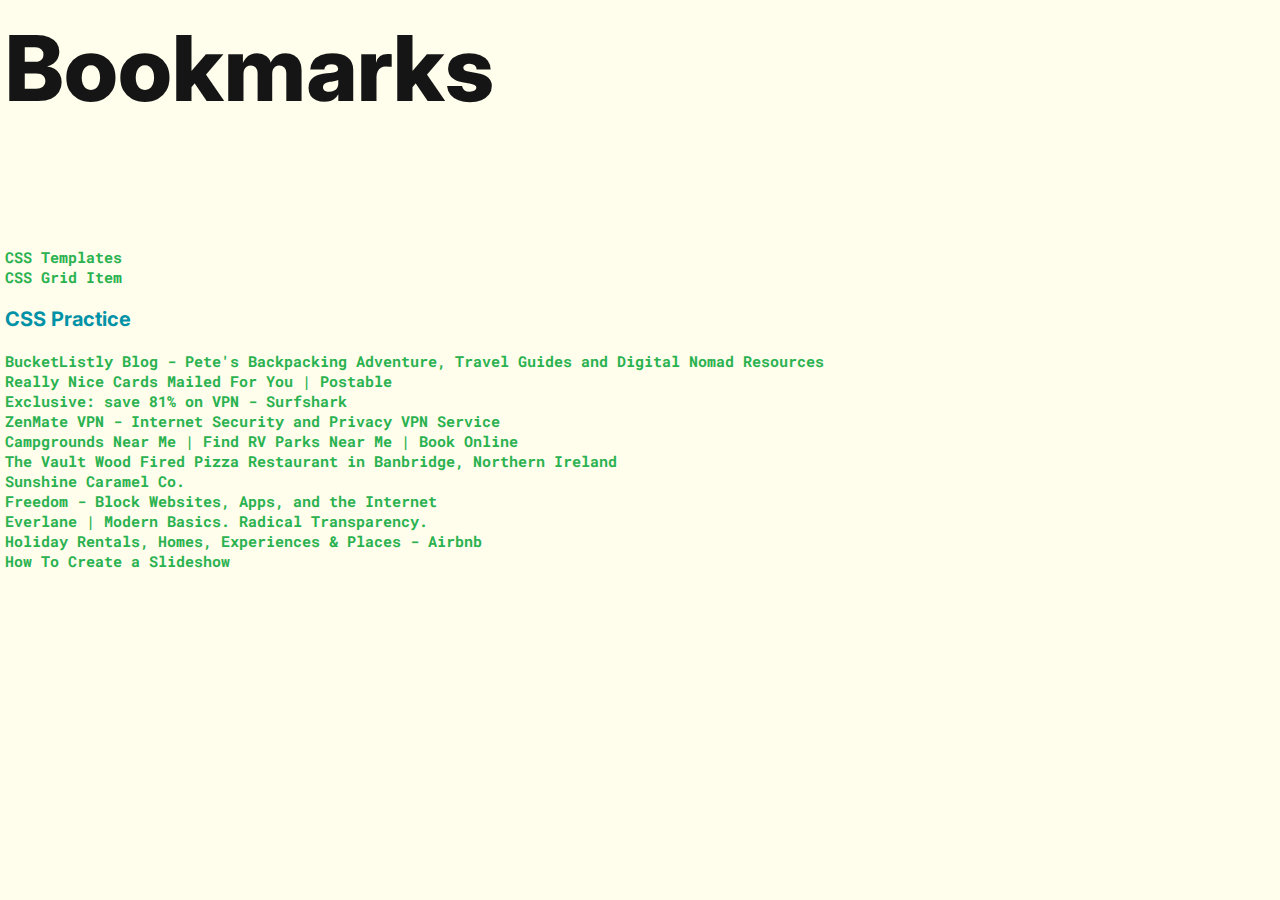
<file: marks.html>
<!DOCTYPE NETSCAPE-Bookmark-file-1>
<!-- This is an automatically generated file.
     It will be read and overwritten.
     DO NOT EDIT! -->
<META HTTP-EQUIV="Content-Type" CONTENT="text/html; charset=UTF-8">
<TITLE>Bookmarks</TITLE>
  <link rel="stylesheet" href="stylesheet/style.css">
<H1>Bookmarks</H1>
<DL><p>
    <DL><p>
        <DT><A HREF="https://www.w3schools.com/css/css_templates.asp" ADD_DATE="1614955613" ICON="[data-uri]">CSS Templates</A>
        <DT><A HREF="https://www.w3schools.com/css/css_grid_item.asp" ADD_DATE="1614955619" ICON="[data-uri]">CSS Grid Item</A>
        <DT><H3 ADD_DATE="1616340580" LAST_MODIFIED="1616345097">CSS Practice</H3>
        <DL><p>
            <DT><A HREF="https://www.bucketlistly.blog/?ref=bucketlistly&__cf_chl_jschl_tk__=[base64]" ADD_DATE="1616340604" ICON="[data-uri]">BucketListly Blog - Pete&#39;s Backpacking Adventure, Travel Guides and Digital Nomad Resources</A>
            <DT><A HREF="https://www.postable.com/" ADD_DATE="1616340722" ICON="[data-uri]">Really Nice Cards Mailed For You | Postable</A>
            <DT><A HREF="https://surfshark.com/deals?coupon=surfsharkdeal&transaction_id=102df7dce069adc92a4b4c36db5c2f&offer_id=6&affiliate_id=1900&source=&aff_sub=&utm_source=Affiliates&utm_medium=1900&utm_campaign=affiliate&recurring_goal_id=6" ADD_DATE="1616340944" ICON="[data-uri]">Exclusive: save 81% on VPN - Surfshark</A>
            <DT><A HREF="https://offer.zenmate.com/en/price-drop?aff_id=7379&source=gen&brand=bestVPN&coupon=6mfree&aff_sub4=6mfree&aff_sub=cheap_p.7.summary.providername.cta_l.en_pid.8247_top.11608_elapsedTime.48_node.h3:undefined_fpid.vpn/comparison/best-cheap-vpn-service&utm_medium=affiliate&utm_source=7379" ADD_DATE="1616344171" ICON="[data-uri]">ZenMate VPN - Internet Security and Privacy VPN Service</A>
            <DT><A HREF="https://www.roverpass.com/" ADD_DATE="1616344818" ICON="[data-uri]">Campgrounds Near Me | Find RV Parks Near Me | Book Online</A>
            <DT><A HREF="https://thevaultpizza.com/" ADD_DATE="1616344843" ICON="[data-uri]">The Vault Wood Fired Pizza Restaurant in Banbridge, Northern Ireland</A>
            <DT><A HREF="https://www.sunshinecaramelco.com/" ADD_DATE="1616344864" ICON="[data-uri]">Sunshine Caramel Co.</A>
            <DT><A HREF="https://freedom.to/" ADD_DATE="1616344964" ICON="[data-uri]">Freedom - Block Websites, Apps, and the Internet</A>
            <DT><A HREF="https://www.everlane.com/" ADD_DATE="1616345000" ICON="[data-uri]">Everlane | Modern Basics. Radical Transparency.</A>
            <DT><A HREF="https://www.airbnb.com.au/" ADD_DATE="1616345076" ICON="[data-uri]">Holiday Rentals, Homes, Experiences &amp; Places - Airbnb</A>
            <DT><A HREF="https://www.w3schools.com/howto/howto_js_slideshow.asp" ADD_DATE="1616345097" ICON="[data-uri]">How To Create a Slideshow</A>
        </DL><p>
    </DL><p>
</DL><p>
</file>
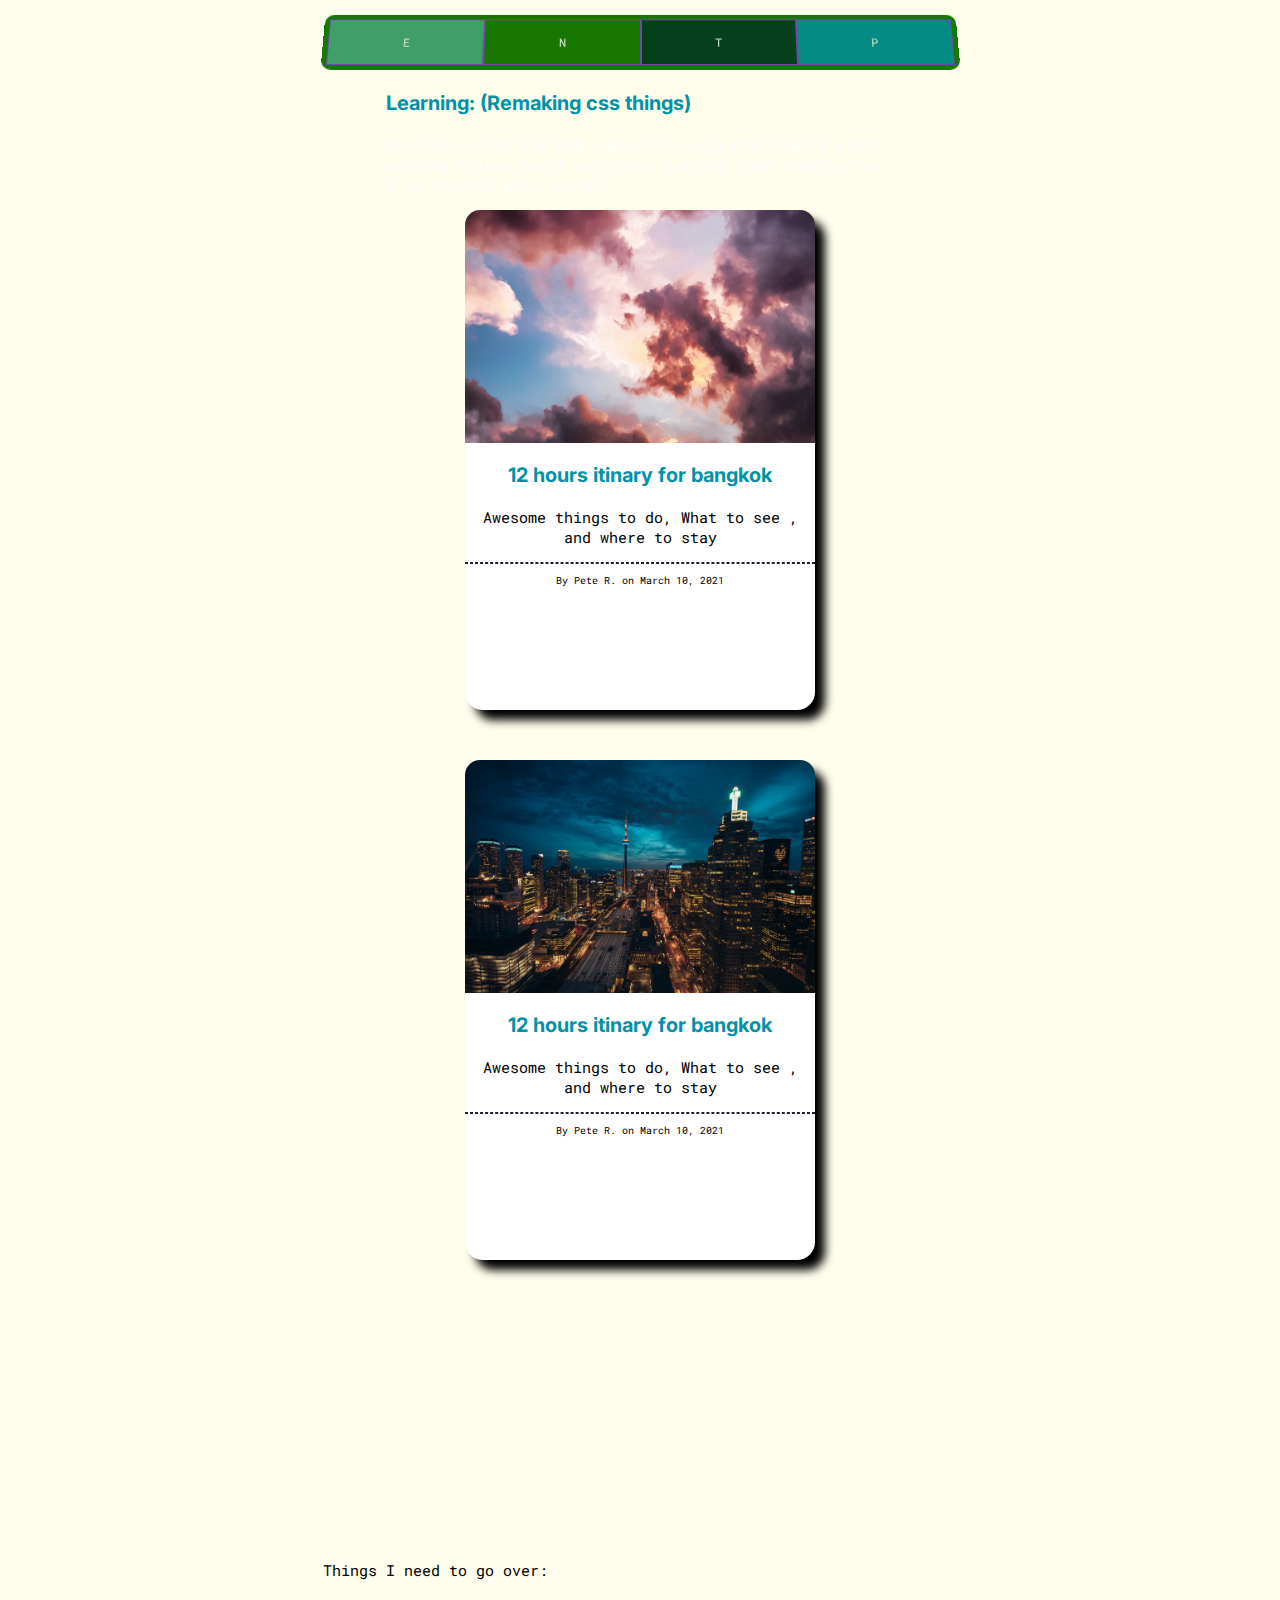
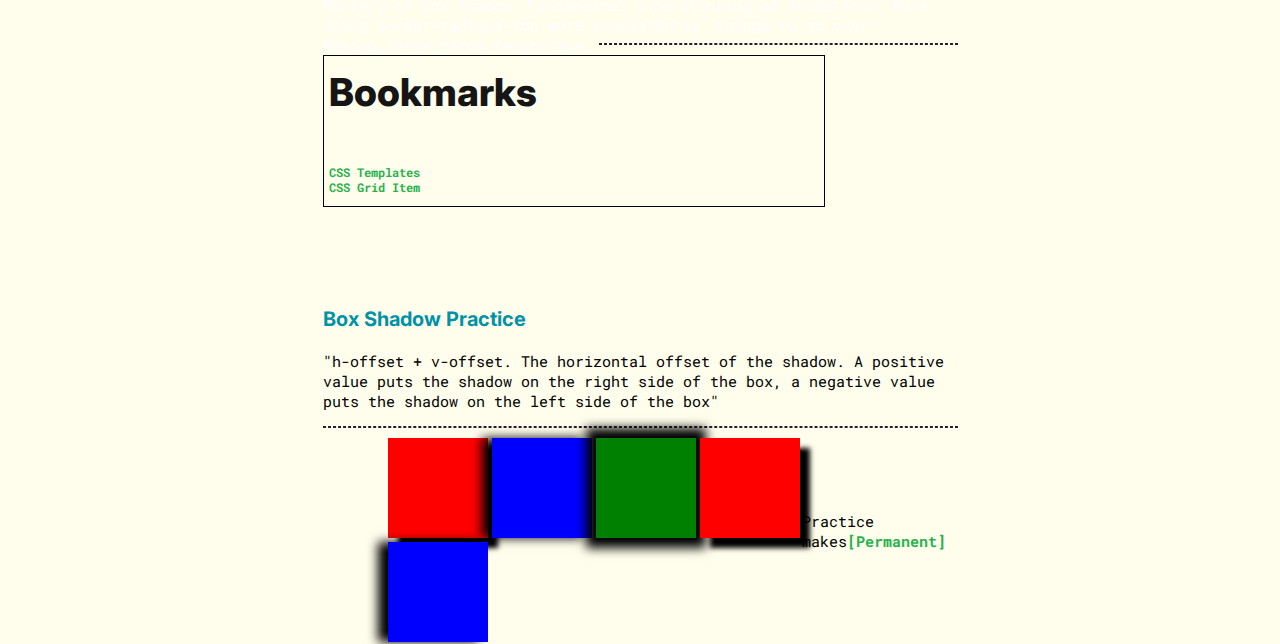
<file: remaking.html>
<html lang="en">

<head>
  <meta charset="UTF-8">
  <meta name="viewport" content="width=device-width, initial-scale=1.0">
  <meta http-equiv="X-UA-Compatible" content="ie=edge">
  <title>ENFP</title>
  <link rel="stylesheet" href="stylesheet/style.css">
</head>


<body>
  <div class="center p">

    <div class="grid-logo">
      <div class="grid-logo-item item1">
        E
      </div>
      <div class="grid-logo-item item2">
        N
      </div>
      <div class="grid-logo-item item3">
        T
      </div>
      <div class="grid-logo-item item4">
        P
      </div>
    </div>

    <div class="centered">
      <p>
      <h3>Learning: (<span class="pink">Remaking css things</span>)</h3>
      Max Gieve from the MDN community suggested that I start pulling things apart
      and start putting them together so I've started with "cards".
      </p>

      <div class="cardv2">
        <img src="/imgs/2.jpeg" class="cardimg">
        <h3>12 hours itinary for bangkok</h3>
        <p>Awesome things to do, What to see , and where to stay</p>
        <hr>
        <p class="small"> By Pete R. on March 10, 2021
      </div>


      <div class="cardv2">
        <img src="/imgs/1.jpeg" class="cardimg">
        <h3>12 hours itinary for bangkok</h3>
        <p>Awesome things to do, What to see , and where to stay</p>
        <hr>
        <p class="small"> By Pete R. on March 10, 2021
      </div>
    </div>

    <p class="pushdown three">
      <span class="pink">
        Things I need to go over:
    </p>
    </span>
    <ul>
      <li>Mastery of box shadow</li>
      <li>Fundamental understanding of Animations</li>
      <li>Using border-radious-top more consistently</li>
      <li>Making these cards responsive</li>

      More things to go over.
      <hr>

      <iframe src="marks.html" title="description">
      </iframe>
      <div class="pushdown"></div>

      <h3> Box Shadow Practice</h3>
      <p>
        "h-offset + v-offset. The horizontal offset of the shadow. A positive value puts the shadow on the right side of the box, a negative value puts the shadow on the left side of the box"</p>
      <hr>
      <div class="centered">
        <div class="square red"></div>
        <div class="square blue"> </div>
        <div class="square green"> </div>

<div class="square red anim"></div>
<div class="square blue anim"></div>

<br>
<br>
<br>
</div>
<p>
  <span class="pink">Practice makes</span><a href="https://www.w3schools.com/css/exercise.asp?filename=exercise_css3_animations1">[Permanent]</a>
</p


</body>

</html>
</file>
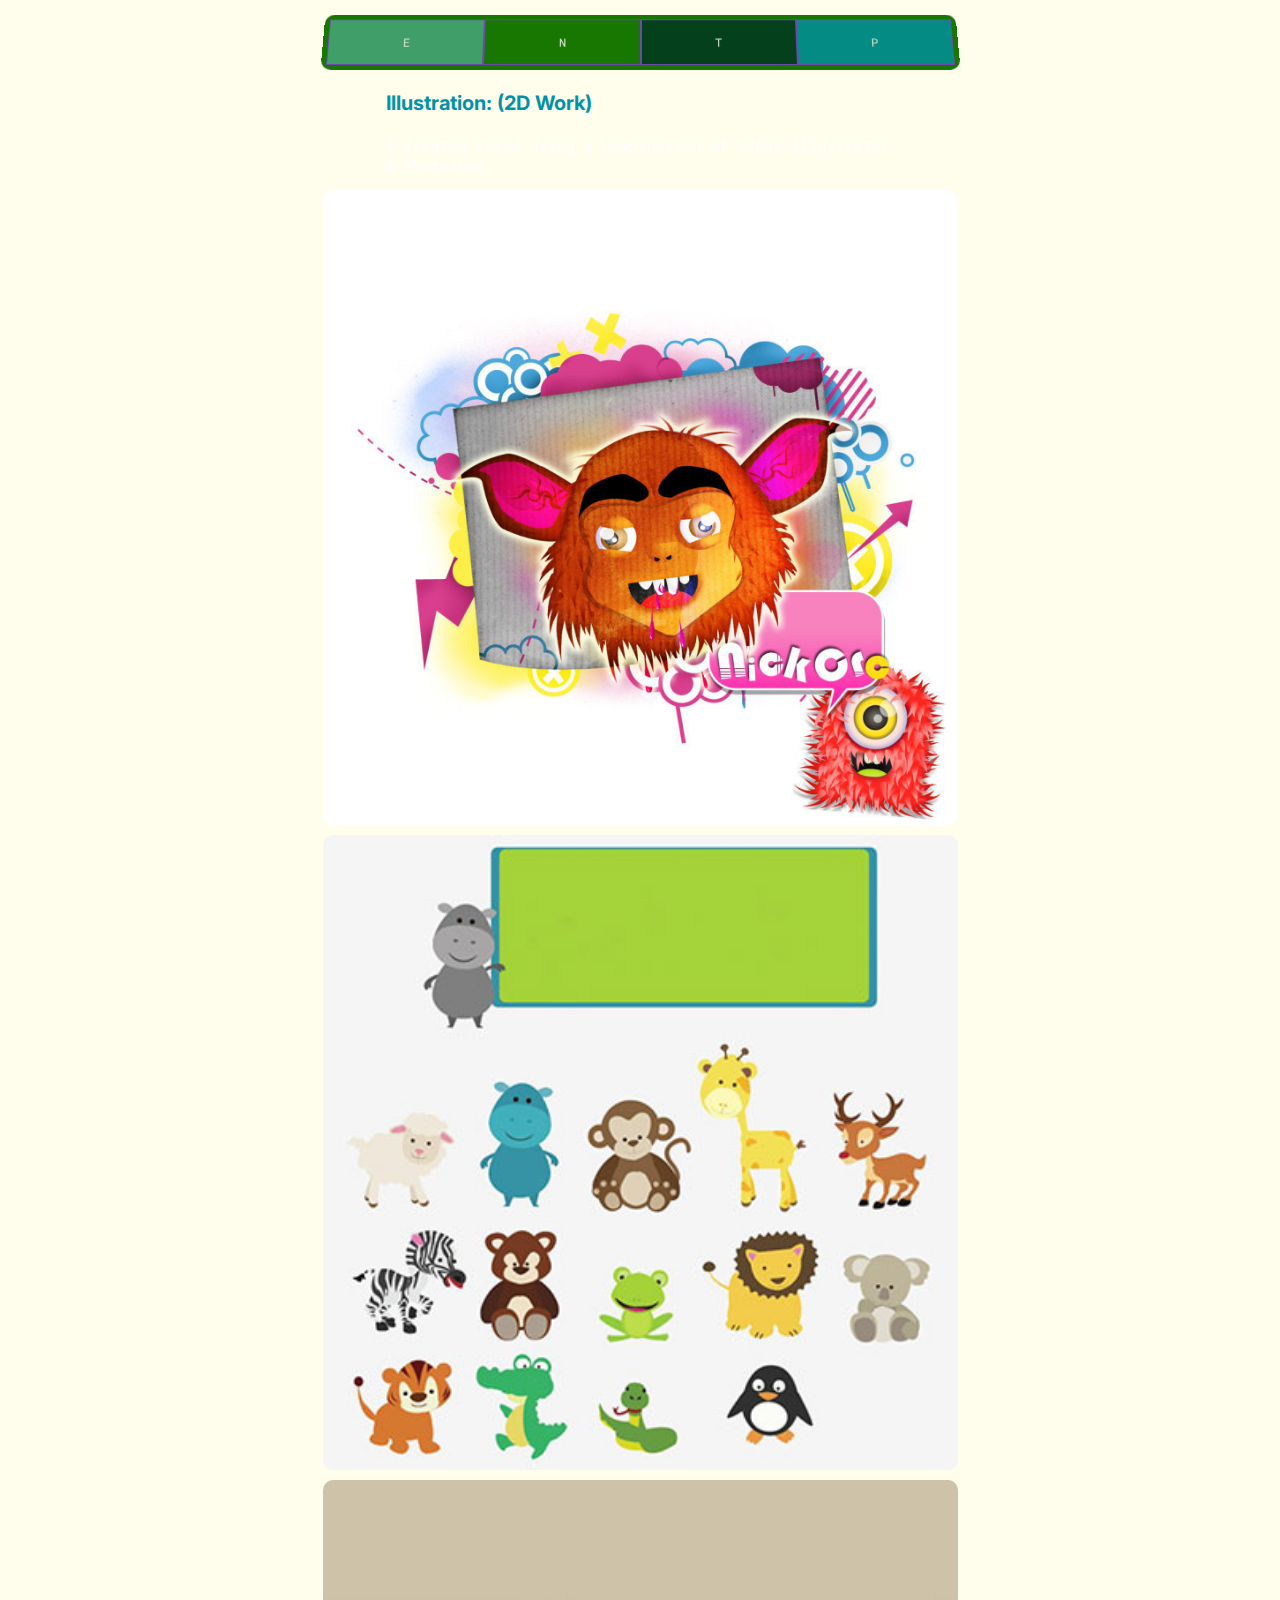
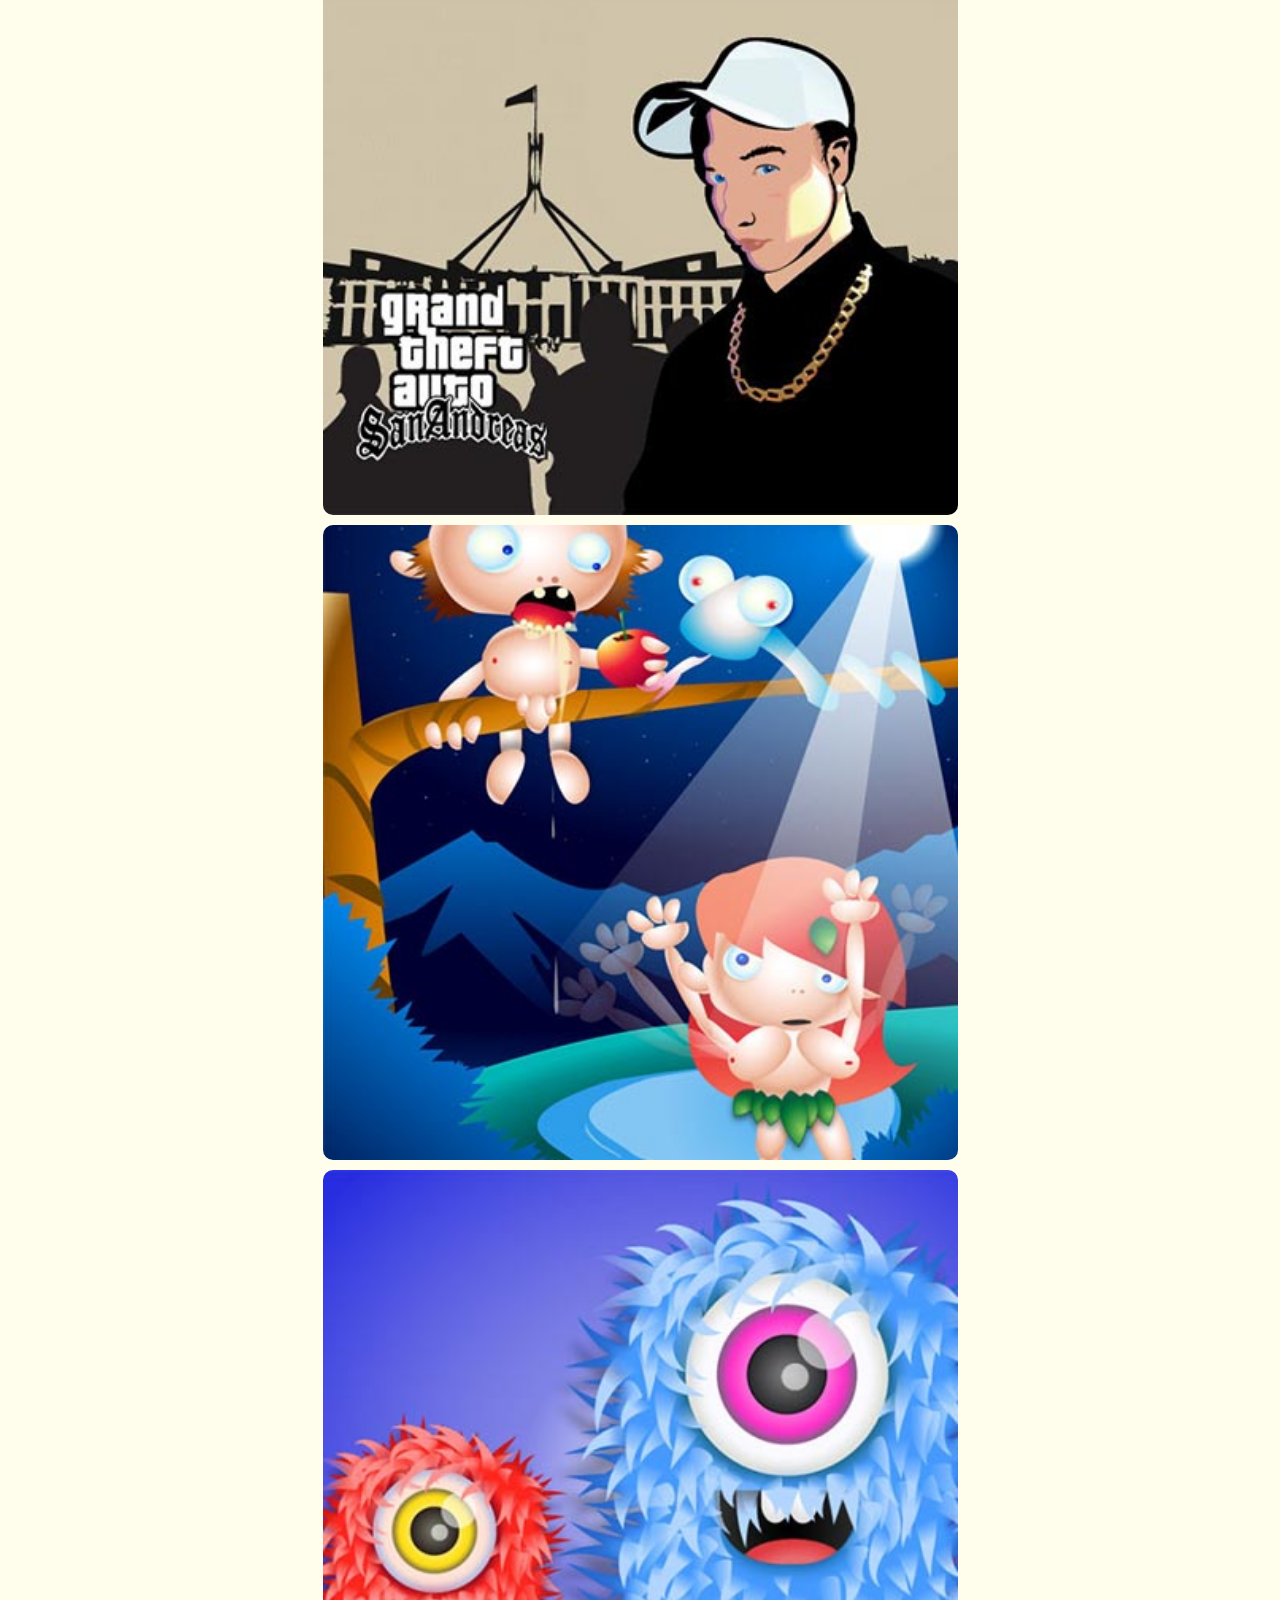
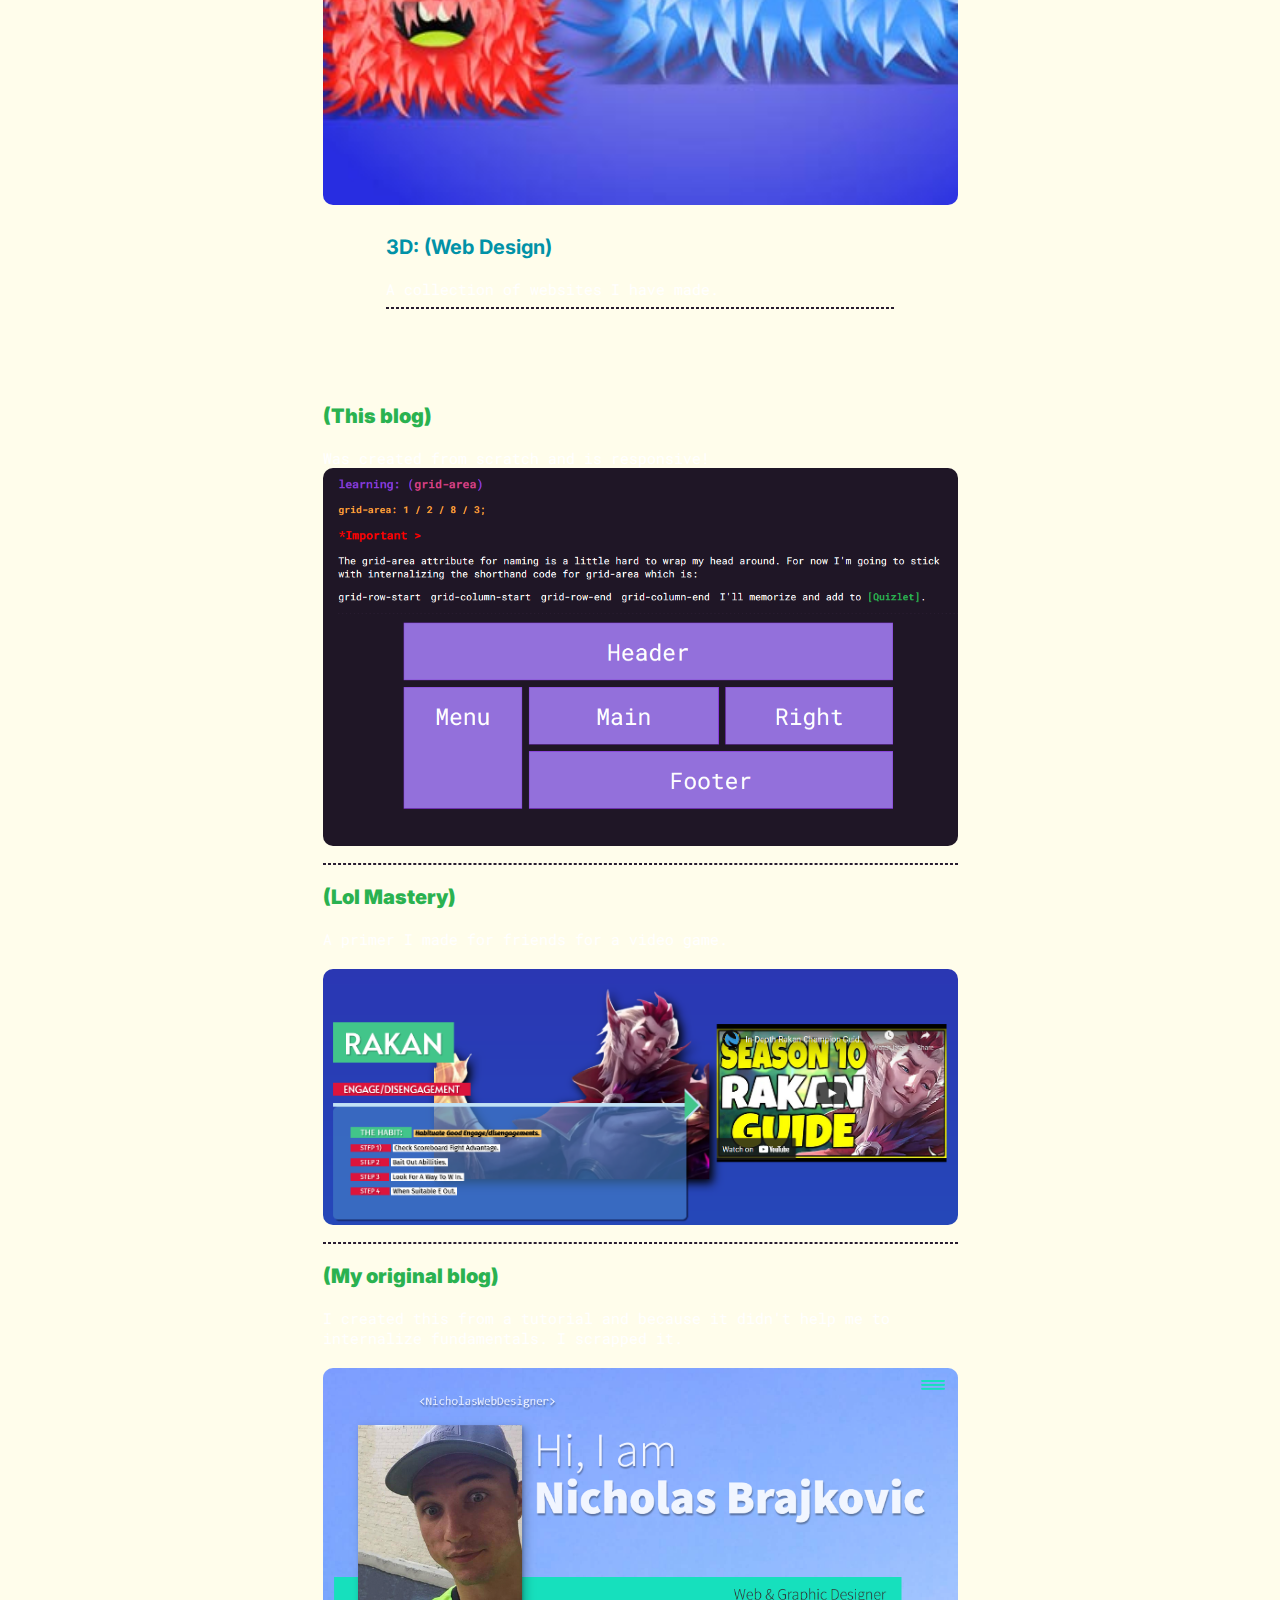
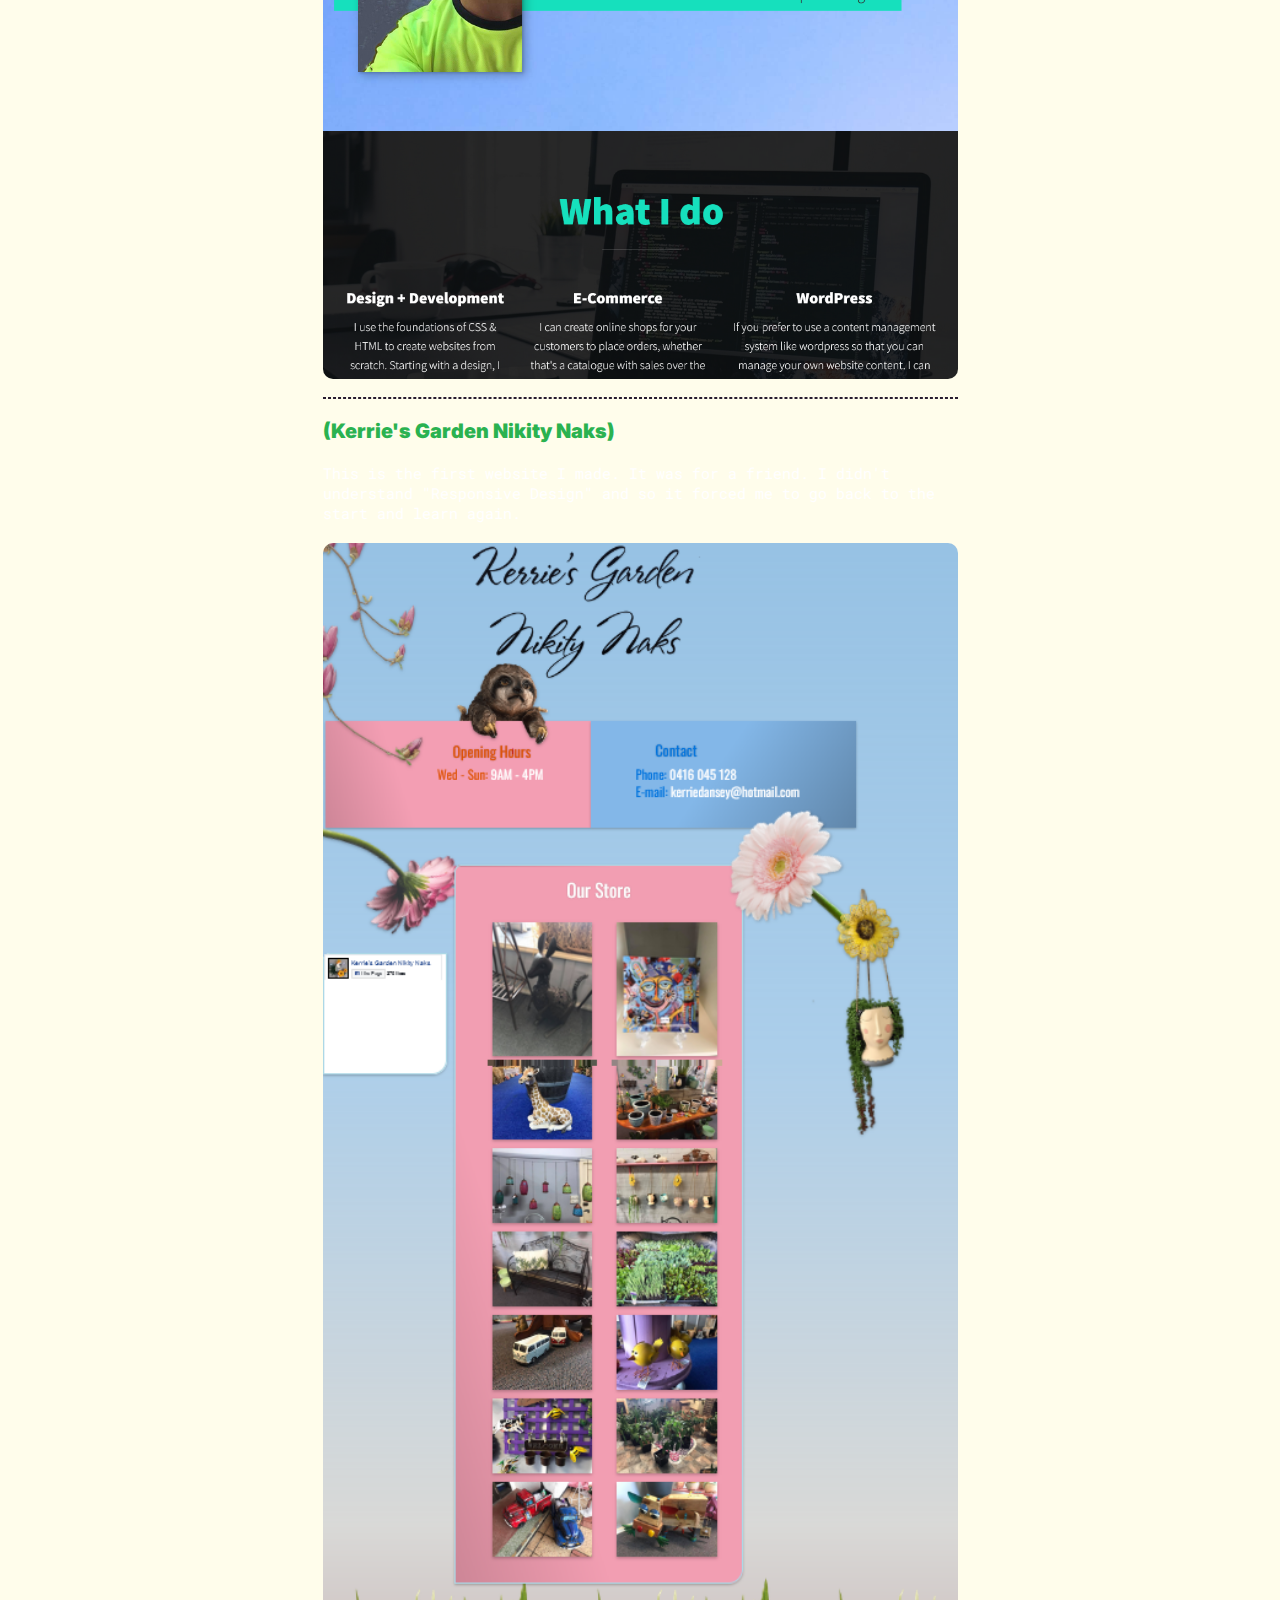
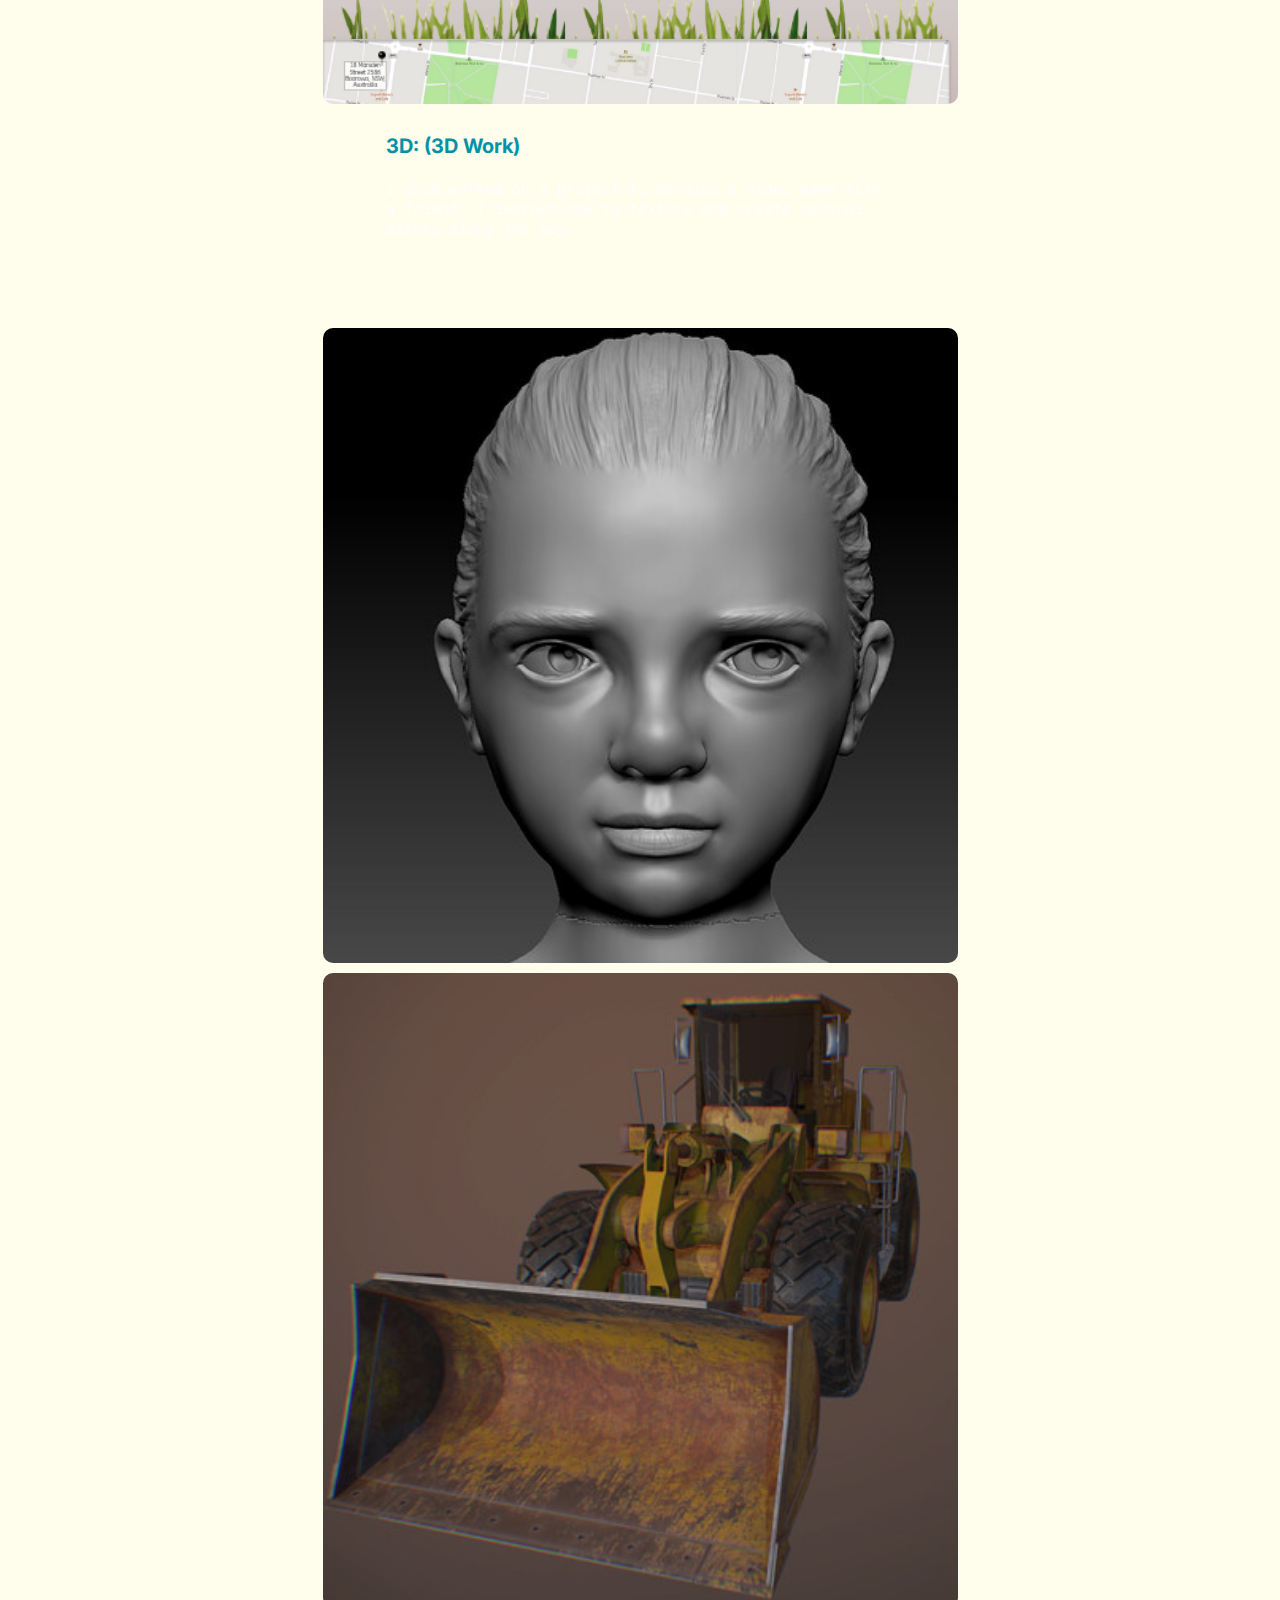
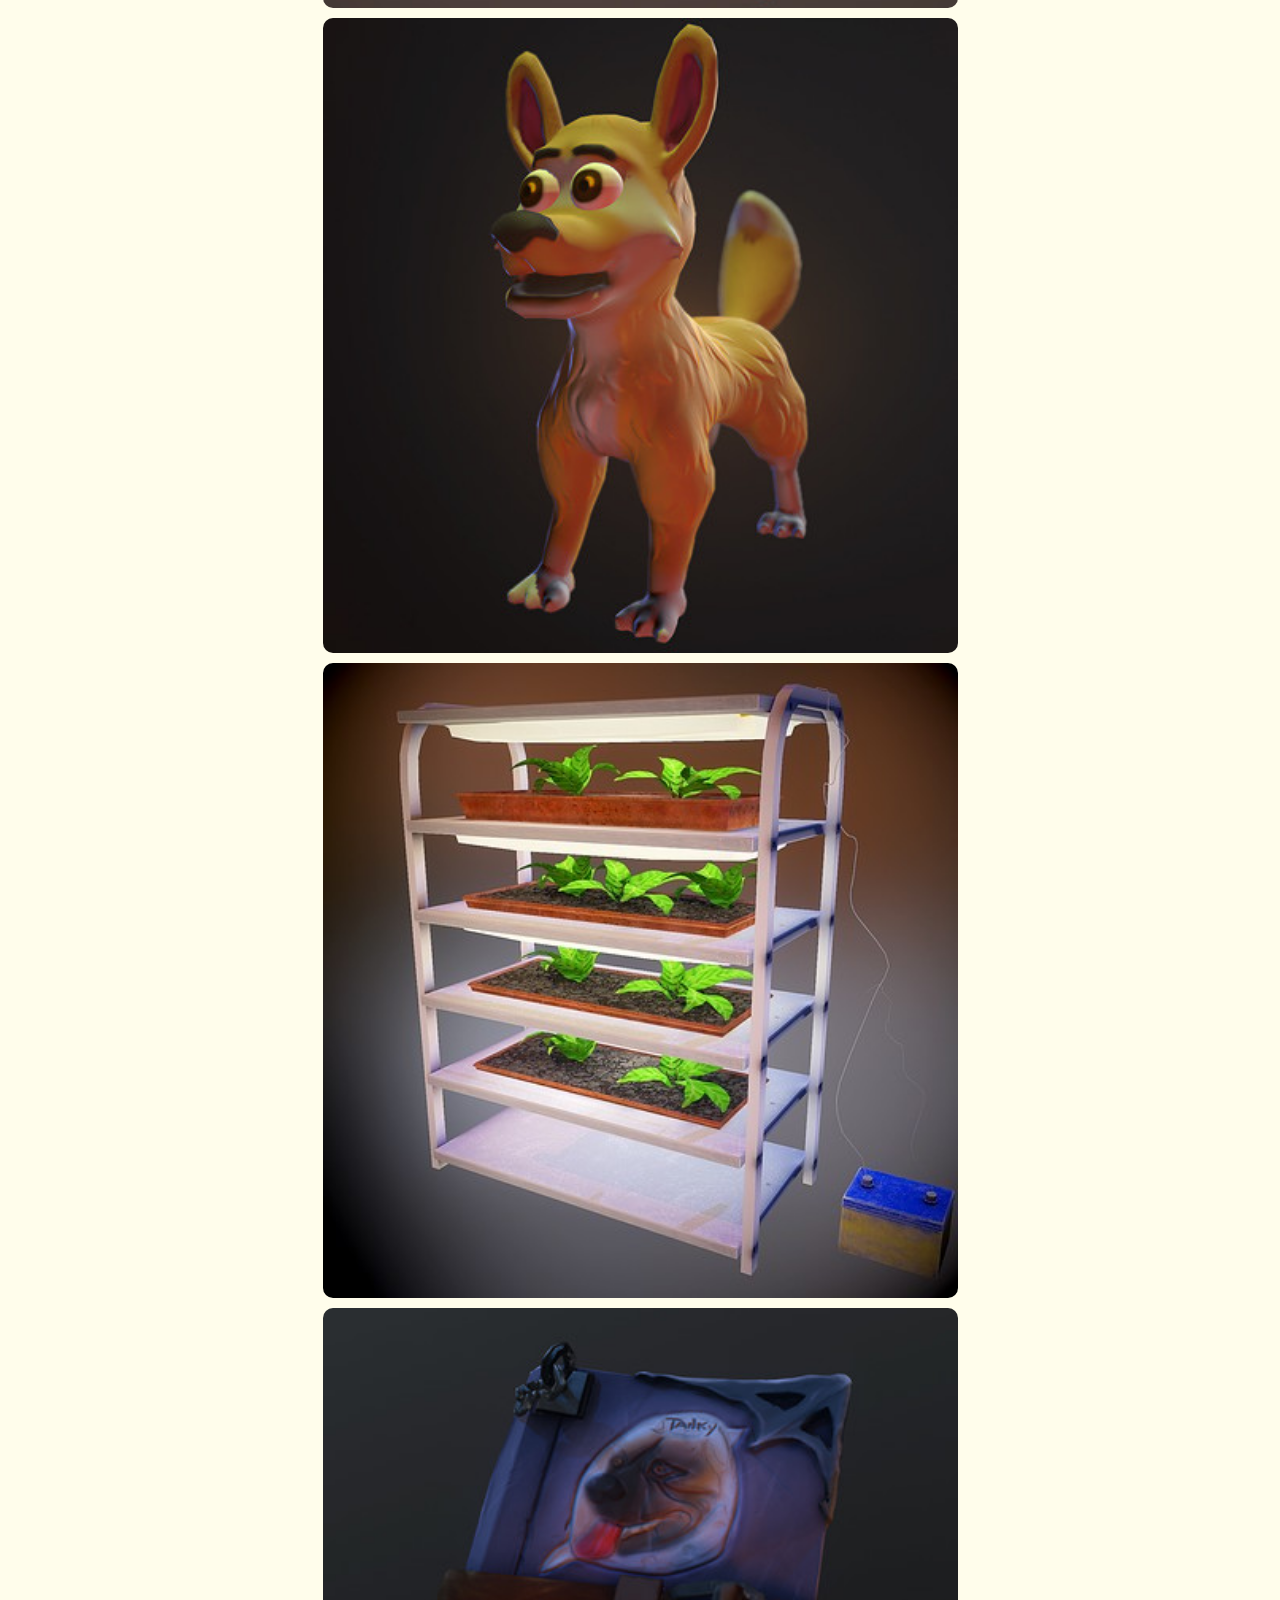
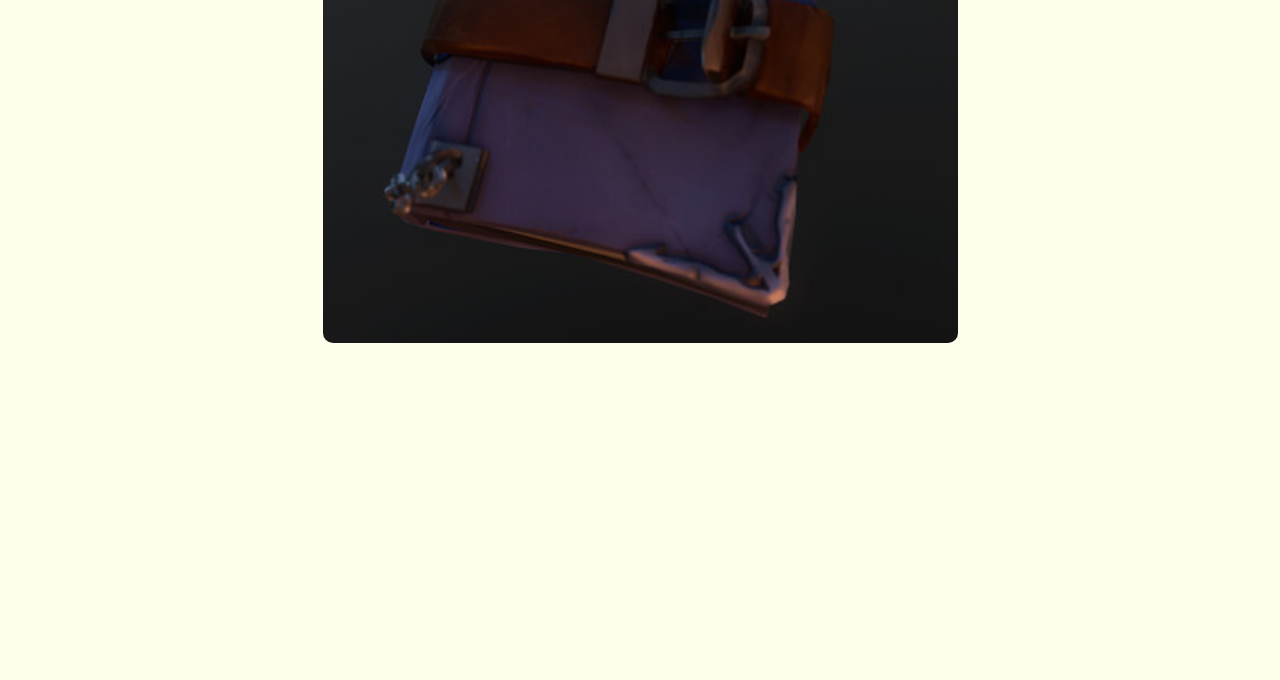
<file: work.html>
<html lang="en">

<head>
  <meta charset="UTF-8">
  <meta name="viewport" content="width=device-width, initial-scale=1.0">
  <meta http-equiv="X-UA-Compatible" content="ie=edge">
  <title>ENTP</title>
  <link rel="stylesheet" href="stylesheet/style.css">
</head>


<body>
  <div class="center p">

    <div class="grid-logo">
      <div class="grid-logo-item item1">
        E
      </div>
      <div class="grid-logo-item item2">
        N
      </div>
      <div class="grid-logo-item item3">
        T
      </div>
      <div class="grid-logo-item item4">
        P
      </div>
    </div>

    <div class="centered">
      <p>
      <h3>Illustration: (<span class="pink">2D Work</span>)</h3>
     I created these using a combination of Adobe Illustrator & Photoshop. 
      </p>


</div>
<p>
  <img class="push" src="imgs/portfolio-12.jpg">
  <img class="push" src="imgs/portfolio-13.jpg">
  <img class="push" src="imgs/portfolio-14.jpg">
  <img class="push" src="imgs/portfolio-15.jpg">
  <img class="push" src="imgs/portfolio-16.jpg">
</p>

<div class="centered">
  <p>
  <h3>3D: (<span class="pink">Web Design</span>)</h3>
A collection of websites I have made.
<hr>
  </p>

 

<br>
<br>
<br>
</div>
<p>
  <a href="/index.html"><h3>(<span class="pink">This blog</span>)</a></h3>
  Was created from scratch and is responsive!
  <br>
<a href="/index.html"><img class="push" src="imgs/web1.png"></a>
<hr>
<h3><a href="https://league-of-legends-wheat.vercel.app/"> (<span class="pink">Lol Mastery</span>)</a></h3>
A primer I made for friends for a video game.
<br>
<br>
<img class="push" src="imgs/web2.png">
<hr>
<h3><a href="https://portfolio-roan-kappa-88.vercel.app/">(<span class="pink">My original blog</span>)</a></p></h3>
I created this from a tutorial and because it didn't help me to internalize fundamentals. I scrapped it.
<br>
<br>
<img class="push" src="imgs/web5.png">
<hr>
<h3><a href="https://kerries-garden.vercel.app/">(<span class="pink">Kerrie's Garden Nikity Naks</span>)</a></h3>
This is the first website I made. It was for a friend. I didn't understand "Responsive Design" and so it forced me to
go back to the start and learn again.
<br>
<br>
<img class="push" src="imgs/web3.png">
</p>

<div class="centered">
  <p>
    <h3>3D: (<span class="pink">3D Work</span>)</h3>
    I once worked on a project to develop a video game with a friend.
    I learned how to texture and create several assets along the way.
     </p>

 

<br>
<br>
<br>
</div>
<p>
<img class="push" src="imgs/portfolio-01.jpg">
<img class="push" src="imgs/portfolio-05.jpg">
<img class="push" src="imgs/portfolio-08.jpg">
<img class="push" src="imgs/portfolio-02.jpg">
<img class="push" src="imgs/portfolio-07.jpg">
<iframe src="https://www.facebook.com/plugins/video.php?height=314&href=https%3A%2F%2Fwww.facebook.com%2FPushButtonStudios%2Fvideos%2F2014943021955975%2F&show_text=false&width=560&t=0" width="560" height="314" style="border:none;overflow:hidden" scrolling="no" frameborder="0" allowfullscreen="true" allow="autoplay; clipboard-write; encrypted-media; picture-in-picture; web-share" allowFullScreen="true"></iframe>
</p>


</body>

</html>
</file>
<file: stylesheet/style.css>
@import url('https://fonts.googleapis.com/css2?family=Roboto+Mono:ital,wght@0,100;0,400;0,700;1,100&display=swap');
@import url('https://fonts.googleapis.com/css2?family=Inter:wght@300;400;700&family=Montserrat&display=swap');

:root {
  --textGrey: #7f7f86;
  --darkGrey: #151516;
  --grey:rgb(21, 21, 22);
  --lightgrey: #606060;
  --responsiveText: calc(0.4em + 1.1vw);
  font-family: 'Inter', sans-serif;
  font-family: 'Montserrat', sans-serif;
}

body {
  margin-left: auto;
  margin-right: auto;
  background-color: #fffdeb;
  color: white;
  font-size: var(--responsiveText);
  font-family: 'Roboto Mono', monospace;
  font-family: 'Roboto Mono', monospace;
  padding: 5px;
  background-repeat: no-repeat;
  background-size: 50px;
  background-position: top right;
}


h1 {
  font-family: 'Inter', sans-serif;
  color: white;
  font-weight: 800;
  font-size: calc(0.5em + 6.5vw);
  padding-bottom: 5%;
  color: var(--darkGrey);
}



p {
  color: black;
}

.center-text {
  text-align: center;
}


.grid-logo {
  display: grid;
  grid-template-columns: auto auto auto auto;
  background-color: #177700;
  padding: 5px;
  transform:
    perspective(75em) rotateX(18deg);
  border-radius: 10px;
}

ul {
  padding:0;
}

.push {
  margin-bottom: 10px;
}

li {
  display: block;
  float: left;
  padding-right: 1em;
  text-align: center;
  margin-left: auto;
  margin-right: auto;
}

.invis {
  visibility: hidden;
}

.video-container {
  display: flex;           /* Make the container a flexbox */
  justify-content: center; /* Center horizontally */
  align-items: center;     /* Center vertically (optional) */
}


.grid-nav {
  display: grid;
  grid-gap: 8px;
  padding: 3px;
  grid-template-areas: 'header header header header header header'
    'menu main main main right right'
    'menu footer footer footer footer footer';
}


.navLink {
  color: white;
  font-weight:400;
  text-decoration: none;
  
}


.navLink:visited {
  color: white;
  font-weight:400;
  text-decoration: none;
  
}

a:visited {
  text-decoration: none;
}

.navlink:hover {
  text-decoration: none;
}



.block {
  width: 50px;
  height: 50px;
}

.big {
  width: 150px;
  height: 150px;
}


.float {float: left;}

.grid-logo-item:hover {
  opacity: 1;
}


.grid-logo-item {
  background-color: #DB9470;
  padding: 15px;
  font-size: 12px;
  text-align: center;
  border: 1px solid #873BDB;
  opacity: 0.8;

	animation-name: padding;
	animation-duration: 10s;
}

.item1 {
  background-color: #4ba983;
}

.item2 {
  background-color: #177700;
}

.item3 {
  background-color: #003322;
}

.item4 {
  background-color: #0090a6;
}

.item5 {
  background-color: #708DDB;
}

.item6 {
  background-color: #7096ff68;
}

.grid-i.2 {
  background-color: #708DDB;
}

h3 {
  color: #0192a7;
  font-family: 'Inter', sans-serif;
  font-size: 20px;
  line-height: 24px;

  font-weight: 700;
}
}

.pink {
  color: #faa70e;
}

a {
  color: #2AB250;
  font-weight: bolder;
  text-decoration: none;
}

a:hover {
  text-decoration: underline;
}

.lesson {
  padding: 5px;
  perspective(75em) rotateX(18deg);
  border-radius: 10px;
  background-color: #1A1320;
  width: 80%;
  margin-left: auto;
  margin-right: auto;
}

.center {
  display: block;
  margin-left: auto;
  margin-right: auto;
  width: 50%;
}

.bolden {
  font-size: 15px;
  font-weight: bolder;
}

.card {
  margin-bottom: 12%;
  width: 80%;
  margin-left: auto;
  margin-right: auto;
}

img {
  width: 100%;
  height: auto;
  perspective(75em) rotateX(18deg);
  border-radius: 10px;
}

@media only screen and (min-width: 600px) {
  body {
    font-size: 14px;
    background-size: 100px;
  }
}

@media only screen and (min-width: 768px) {
  body {
    font-size: 15px;
  }
}

hr {
  border: 1px dashed #281c30;
}

hr.align::before {
  color: #906ba9;
  content: "Note: The grid's total height has to be less than the container's height for the align-content property to have any effect.";
  display: block;
  font-size: 30px;
}

hr.align::after {
  color: #3B2947;
  margin-top: 5px;
  content: "Align-content:";
  display: block;
  font-size: 30px;
}

.grid-container {
  display: grid;
  grid-template-columns: auto auto auto;
  background-color: #177700;
  padding: 10px;
  transform:
    perspective(75em) rotateX(18deg);
  border-radius: 10px;
  height: 400px;
}

.grid-item {
  background-color: mediumpurple;
  padding: 20px;
  font-size: 35px;
  text-align: center;
  border: 1px solid #873BDB;
}

.nav-item {
  background-color: #fba910;
  padding: 10px;
  font-size: 20px;
  text-align: center;
  border: 1px solid #873BDB;
      font-family: 'Inter', sans-serif;
    font-family: 'Montserrat', sans-serif;
}

.grid-item:hover {
  background-color: #873BDB;
}

.orange {
  color: #FFA238;
  font-weight: bold;
}

.justify-content1 {
  justify-content: start;
}

.justify-content2 {
  justify-content: end;
}

.justify-content3 {
  justify-content: center;
}

.justify-content4 {
  justify-content: space-between;
}

.justify-content5 {
  justify-content: space-evenly;
}

.justify-content6 {
  justify-content: space-around;
}

.grid-container2 {
  display: grid;
  grid-template-columns: auto auto auto;
  background-color: #6C23BE;
  padding: 10px;
  transform:
    perspective(75em) rotateX(18deg);
  border-radius: 10px;
  /* adjusting height so align-content works */
  height: 400px;
}

.align-content1 {
  align-content: start;
}

.align-content2 {
  align-content: end;
}

.align-content3 {
  align-content: center;
}

.align-content4 {
  align-content: space-between;
}

.align-content5 {
  align-content: space-evenly;
}

.align-content6 {
  align-content: space-around;
}

.newcontainer {
  display: grid;
  grid-template-rows: 20px 150px;
}

.item1:hover {
  background-color: #DB9470;
}

.item7:hover {
  background-color: #DB7085;
}

.item1b:hover {
  background-color: #708DDB;
}

.newcontainer2 {
  display: grid;
  grid-template-columns: 20px 150px;
}

.item1a {
  display: grid;
  grid-column: 1/5;
}

.newcontainer3 {
  background-color: #1F1626;
}

.item1a:hover {
  background-color: #DB9470
}

.item1a:hover {
  background-color: #DB9470
}

.item1b {
  display: grid;
  grid-row: 1/6;
}

.fullwidth {
  display: block;
  width: 100%;
  position: absolute;
  left: 0;
}

.item2a {
  display: grid;
  grid-area: 1 / 2 / 8 / 3;
}

.item2a:hover {
  background-color: #70db94
}

.pushdown {
  margin-top: 100px;
}

.pushdown.two {
  margin-top: 450px;
}

.pushdown.three {
  margin-top: 300px;
}

.red {
  color: red;
}

.item1c {
  grid-area: header;
}

.item2c {
  grid-area: menu;
}

.item3c {
  grid-area: main;
}

.item4c {
  grid-area: right;
}

.item5c {
  grid-area: footer;
}

.grid-container4 {
  display: grid;
  grid-gap: 10px;
  padding: 5px;
  grid-template-areas: 'header header header header header header'
    'menu main main main right right'
    'menu footer footer footer footer footer';
}

.item1d {
  grid-area: a;
}

.item2d {
  grid-area: b;
}

.item3d {
  grid-area: c;
}

.item4d {
  grid-area: d;
}

.grid-container5 {
  display: grid;
  grid-template-areas: "a b"
    "c ."
    "d d";
}

.purpStyle {
  border: 5px solid #873BDB;
  padding: 5px;
  transform:
    perspective(75em) rotateX(18deg);
  border-radius: 10px;
}

.newlogo1 {
  grid-area: e;
  ;
}

.newlogo2 {
  grid-area: n;
}

.newlogo3 {
  grid-area: f;
}

.newlogo4 {
  grid-area: p;
}

.grid-logoV2 {
  display: grid;
  grid-template-rows: 1fr 4fr 3fr;
  grid-template-columns: 2fr 1fr;
  grid-template-areas: "e n"
    "f ."
    ". p";
  grid-gap: 1rem;
}

.grid-container {
  text-align: center;
  display: grid;
}

.grid-newitem1 {
  grid-area: 1 / 2 / 4/ 2;
  background-color: blue;
}

.grid-newitem2 {
  grid-area: 2 / 1 / 4 / 1;
  background-color: rgb(62, 62, 252);
}

.grid-newitem3 {
  grid-area: 2 / 3 / 4 / 3;
  background-color: rgb(62, 62, 252);
}

.newElement3 {
  grid-area: newElement3;
  background-color: red;
}

.newElement1 {
  grid-area: newElement1;
  background-color: rgb(0, 255, 98);
}

.newElement2 {
  grid-area: newElement2;
  background-color: rgb(98, 0, 255);
}

.newElement4 {
  grid-area: newElement4;
  background-color: rgb(255, 187, 0);
}

.newElement5 {
  grid-area: newElement5;
  background-color: rgb(204, 0, 255);
}

.newElement6 {
  grid-area: newElement6;
  background-color: rgb(255, 145, 0);
}

.grid-container.newarea {
  display: grid;
  grid-template-areas: "newElement3 newElement3 newElement3""newElement2 newElement1 newElement4""newElement2 newElement5 newElement6"
}

.grid-item-never-seen {
  grid-area: A;
  background-color: blue
}

.grid-item-never-seen2 {
  grid-area: B;
  background-color: chartreuse;
}

.grid-item-never-seen3 {
  grid-area: C;
  background-color: orange;
}

.grid-item-never-seen4 {
  grid-area: D;
  background-color: greenyellow
}

.grid-item-never-seen5 {
  grid-area: E;
  background-color: aquamarine;
}

.grid-item-never-seen6 {
  grid-area: F;
  background-color: darkslategrey;
}

.grid-container-new {
  display: grid;
  grid-template-areas: "A A"
    "D D"
    "E F";
}

.centered {
  width: 80%;
  margin-left: auto;
  margin-right: auto;
}

.cardImg {
  width: 100%;
  max-width: 500px;
  height: auto;
  border-radius: 15px 15px 0px 0px;
}

.cardv2 {
	margin-left: auto;
	margin-right: auto;
	width: 50%;
  display: block;
  margin-bottom: 50px;
  background-color: white;
  border-radius: 18px;
  width: 350px;
  height: 500px;
  color: black;
  text-align: center;
  box-shadow: 10px 10px 10px black;
}

hr {
  border-bottom-style: 1px solid white;
}

.small {
  font-size: 10px;
}

.cardv2:hover {
  animation-duration: 2s;
  animation-name: test;
}

@keyframes test {
  from {
    transform: scale(1.0);
  }

  to {
    transform: scale(1.2);
  }
}

/*

										 Master box shadow
										 Animations
										 border-radius (top)
										 Responsiveness

										 */
iframe {
  border: 1px solid black;
  width: 500px;
}

.square {
  display: block;
  width: 100px;
  height: 100px;
  background-color: white;
  margin: 2px;
  float: left;
}

.square.red {
  background-color: red;
  box-shadow: 10px 10px 5px black;
}

.square.green {
  background-color: green;
  box-shadow: 0px 0px 10px 10px black;
}

.square.blue {
  background-color: blue;
  box-shadow: -10px 0px 10px black;
}


@keyframes redToYellow {
	from {background-color: red;}
	to {background-color: green;}
}


.square.red.anim {
animation-name: redToYellow;
animation-duration: 13s;
position: relative;
animation-iteration-count:infinite;



}


@keyframes movement {
	from {left: 0px; top: 0px;}
	to {left: 20px; top: 20px;}
}

.square.blue.anim {
	animation-name: movement;
	animation-duration: 2s;
	left: 0px; top: 0px;
	position: relative;
	animation-iteration-count:infinite;
}
</file>
